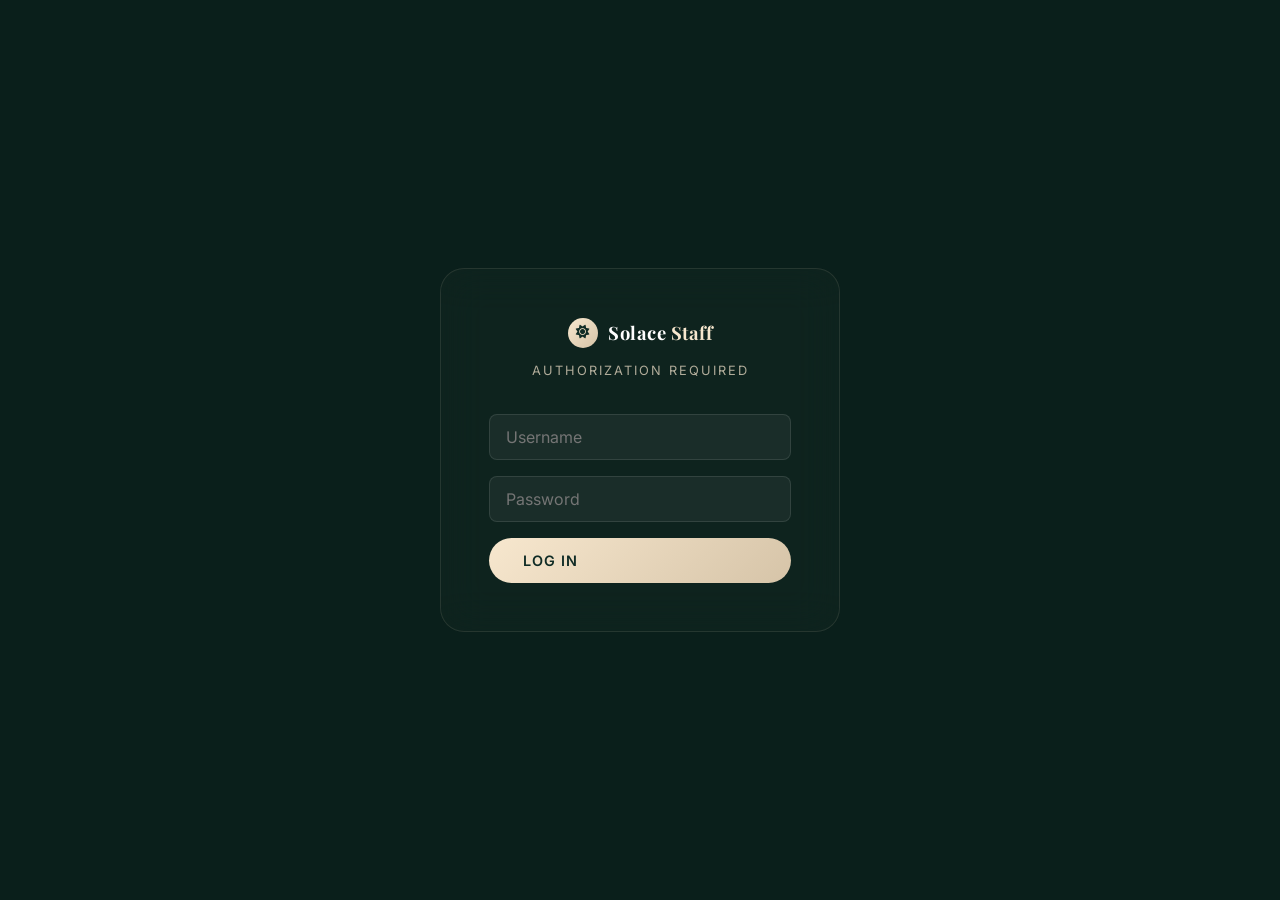
<file: admin.html>
<!DOCTYPE html>
<html lang="en">

<head>
    <meta charset="UTF-8">
    <meta name="viewport" content="width=device-width, initial-scale=1.0">
    <title>Management Dashboard — Solace at Sundown</title>
    <link rel="stylesheet" href="https://cdnjs.cloudflare.com/ajax/libs/font-awesome/6.5.1/css/all.min.css">
    <link rel="stylesheet" href="style.css">
    <style>
        :root { --sidebar-width: 260px; --dashboard-bg: #0a1f1b; }

        body { background: var(--dashboard-bg); color: #fff; overflow-x: hidden; }
        .admin-layout { display: flex; min-height: 100vh; }

        /* SIDEBAR */
        .sidebar { width: var(--sidebar-width); background: rgba(16,44,38,0.95); border-right: 1px solid rgba(247,231,206,0.1); display: flex; flex-direction: column; position: fixed; height: 100vh; z-index: 100; }
        .sidebar-header { padding: 32px 24px; border-bottom: 1px solid rgba(247,231,206,0.05); }
        .sidebar-nav { flex: 1; padding: 24px 12px; }
        .nav-item { display: flex; align-items: center; gap: 12px; padding: 14px 16px; color: var(--color-cream-muted); text-decoration: none; border-radius: 8px; margin-bottom: 4px; transition: all 0.3s ease; cursor: pointer; font-size: 0.9rem; position: relative; }
        .nav-item:hover, .nav-item.active { background: rgba(247,231,206,0.05); color: var(--color-gold); }
        .nav-item i { width: 20px; text-align: center; }
        .sidebar-footer { padding: 24px; border-top: 1px solid rgba(247,231,206,0.05); }
        .nav-badge { position: absolute; right: 12px; top: 50%; transform: translateY(-50%); background: #f87171; color: white; font-size: 0.6rem; font-weight: 700; padding: 2px 6px; border-radius: 10px; display: none; }
        .nav-badge.visible { display: inline-block; }

        /* MAIN */
        .main-content { margin-left: var(--sidebar-width); flex: 1; padding: 40px; max-width: 1400px; }
        .page-header { display: flex; justify-content: space-between; align-items: center; margin-bottom: 40px; }
        .page-title h1 { font-family: var(--font-heading); font-size: 1.8rem; color: var(--color-gold); }

        /* STAT CARDS */
        .stats-grid { display: grid; grid-template-columns: repeat(4,1fr); gap: 20px; margin-bottom: 40px; }
        .stat-card { background: rgba(247,231,206,0.03); border: 1px solid rgba(247,231,206,0.05); padding: 24px; border-radius: 12px; position: relative; overflow: hidden; }
        .stat-card .label { color: var(--color-cream-muted); font-size: 0.75rem; text-transform: uppercase; letter-spacing: 1px; margin-bottom: 12px; }
        .stat-card .value { font-size: 1.5rem; font-weight: 700; color: var(--color-gold); }
        .stat-card .stat-icon { position: absolute; right: 16px; top: 50%; transform: translateY(-50%); font-size: 2.5rem; opacity: 0.05; color: var(--color-gold); }

        /* TABS */
        .tab-content { display: none; animation: fadeIn 0.4s ease-out; }
        .tab-content.active { display: block; }
        @keyframes fadeIn { from { opacity:0; transform:translateY(10px); } to { opacity:1; transform:translateY(0); } }

        /* TABLE */
        .data-table { width: 100%; border-collapse: collapse; background: rgba(247,231,206,0.02); border-radius: 12px; overflow: hidden; }
        .data-table th { text-align: left; padding: 16px; background: rgba(247,231,206,0.05); color: var(--color-gold); font-size: 0.8rem; text-transform: uppercase; }
        .data-table td { padding: 14px 16px; border-bottom: 1px solid rgba(247,231,206,0.05); font-size: 0.88rem; }
        .data-table tr:last-child td { border-bottom: none; }

        /* STATUS */
        .status-pill { padding: 4px 10px; border-radius: 20px; font-size: 0.68rem; font-weight: 600; }
        .status-new { background: rgba(247,183,51,0.15); color: #f7b733; }
        .status-contacted { background: rgba(96,165,250,0.15); color: #60a5fa; }
        .status-confirmed { background: rgba(74,222,128,0.15); color: #4ade80; }
        .status-declined { background: rgba(248,113,113,0.15); color: #f87171; }
        .status-select { background: transparent; border: none; color: inherit; font-size: 0.68rem; font-weight: 600; cursor: pointer; padding: 4px 10px; border-radius: 20px; appearance: none; outline: none; }

        /* FORM SECTION */
        .form-section { background: rgba(247,231,206,0.02); padding: 32px; border-radius: 16px; border: 1px solid rgba(247,231,206,0.05); margin-bottom: 24px; }

        /* MODAL */
        .modal-overlay { position: fixed; inset: 0; background: rgba(0,0,0,0.75); backdrop-filter: blur(8px); z-index: 1000; display: none; align-items: center; justify-content: center; padding: 24px; }
        .modal-overlay.active { display: flex; }
        .modal-box { background: #0d241f; border: 1px solid rgba(247,231,206,0.15); border-radius: 20px; padding: 36px; width: 100%; max-width: 520px; position: relative; max-height: 90vh; overflow-y: auto; }
        .modal-close { position: absolute; top: 16px; right: 16px; background: rgba(247,231,206,0.05); border: none; color: var(--color-gold); width: 32px; height: 32px; border-radius: 50%; cursor: pointer; display: flex; align-items: center; justify-content: center; }
        .modal-close:hover { background: rgba(247,231,206,0.1); }
        .modal-field { margin-bottom: 16px; }
        .modal-field label { display: block; font-size: 0.7rem; text-transform: uppercase; letter-spacing: 1px; color: var(--color-gold); margin-bottom: 4px; }
        .modal-field p { color: var(--color-cream); font-size: 0.9rem; line-height: 1.6; }

        /* LOGIN */
        #loginOverlay { position: fixed; inset: 0; background: var(--dashboard-bg); z-index: 1000; display: flex; align-items: center; justify-content: center; }
        .login-card { width: 100%; max-width: 400px; padding: 48px; background: rgba(247,231,206,0.02); border: 1px solid rgba(247,231,206,0.1); border-radius: 24px; text-align: center; backdrop-filter: blur(20px); }
        .login-card input { width: 100%; background: rgba(255,255,255,0.05); border: 1px solid rgba(255,255,255,0.1); color: white; padding: 12px 16px; border-radius: 8px; margin-bottom: 16px; }
        .login-card button { width: 100%; }

        /* MOBILE */
        .sidebar-toggle { display: none; position: fixed; top: 16px; left: 16px; z-index: 200; background: rgba(16,44,38,0.95); border: 1px solid rgba(247,231,206,0.2); color: var(--color-gold); width: 42px; height: 42px; border-radius: 10px; cursor: pointer; align-items: center; justify-content: center; font-size: 1.1rem; transition: all 0.3s ease; }
        .sidebar-backdrop { display: none; position: fixed; inset: 0; background: rgba(0,0,0,0.6); z-index: 99; backdrop-filter: blur(2px); }
        .sidebar-backdrop.active { display: block; }

        @media (max-width: 768px) {
            .sidebar-toggle { display: flex; }
            .sidebar { transform: translateX(-100%); transition: transform 0.35s cubic-bezier(0.165,0.84,0.44,1); z-index: 150; }
            .sidebar.mobile-open { transform: translateX(0); }
            .main-content { margin-left: 0 !important; padding: 70px 16px 40px; min-height: 100vh; }
            .stats-grid { grid-template-columns: 1fr 1fr !important; gap: 12px; }
            .dash-grid { grid-template-columns: 1fr !important; }
            .page-header { flex-direction: column; align-items: flex-start; gap: 8px; margin-bottom: 20px; }
            .page-title h1 { font-size: 1.3rem; }
            .data-table thead { display: none; }
            .data-table, .data-table tbody, .data-table tr, .data-table td { display: block; width: 100%; }
            .data-table tr { background: rgba(247,231,206,0.04); border: 1px solid rgba(247,231,206,0.08); border-radius: 10px; margin-bottom: 12px; padding: 4px 0; }
            .data-table td { padding: 8px 16px; border-bottom: 1px solid rgba(247,231,206,0.05); font-size: 0.85rem; display: flex; justify-content: space-between; align-items: center; }
            .data-table td:last-child { border-bottom: none; }
            .data-table td::before { content: attr(data-label); font-size: 0.7rem; font-weight: 600; text-transform: uppercase; letter-spacing: 1px; color: var(--color-gold); margin-right: 12px; white-space: nowrap; }
            .data-table tr.empty-row { background: transparent; border: none; }
            .data-table tr.empty-row td { border: none; display: flex; justify-content: center; }
            .data-table tr.empty-row td::before { display: none; }
            .avail-grid { grid-template-columns: repeat(3,1fr) !important; gap: 8px !important; }
            .avail-day-label { display: none; }
            .avail-cell { padding: 10px 4px !important; font-size: 0.75rem !important; }
        }
        @media (max-width: 480px) { .stats-grid { grid-template-columns: 1fr !important; } }
    </style>
</head>

<body>

    <!-- Login -->
    <div id="loginOverlay">
        <div class="login-card">
            <div style="margin-bottom:32px;">
                <div class="nav-logo" style="justify-content:center; margin-bottom:12px;">
                    <div class="nav-logo-icon"><i class="fas fa-sun"></i></div>
                    <div class="nav-logo-text" style="color:white;">Solace <span>Staff</span></div>
                </div>
                <p style="font-size:0.8rem; color:var(--color-cream-muted); letter-spacing:2px;">AUTHORIZATION REQUIRED</p>
            </div>
            <input type="text" id="username" placeholder="Username" onkeydown="if(event.key==='Enter')handleLogin()">
            <input type="password" id="password" placeholder="Password" onkeydown="if(event.key==='Enter')handleLogin()">
            <button class="btn btn-primary" onclick="handleLogin()">Log In</button>
            <p id="loginError" style="color:#ff9999; font-size:0.8rem; margin-top:16px; display:none;">Invalid credentials.</p>
        </div>
    </div>

    <!-- Booking Detail Modal -->
    <div class="modal-overlay" id="bookingModal">
        <div class="modal-box">
            <button class="modal-close" onclick="closeModal()"><i class="fas fa-times"></i></button>
            <h3 style="color:var(--color-gold); font-family:var(--font-heading); margin-bottom:24px; font-size:1.3rem;">Booking Details</h3>
            <div id="modalContent"></div>
        </div>
    </div>

    <!-- Dashboard -->
    <div class="admin-layout" id="mainLayout" style="display:none;">
        <button class="sidebar-toggle" id="sidebarToggle" onclick="toggleSidebar()">
            <i class="fas fa-bars" id="sidebarToggleIcon"></i>
        </button>
        <div class="sidebar-backdrop" id="sidebarBackdrop" onclick="closeSidebar()"></div>

        <aside class="sidebar" id="sidebar">
            <div class="sidebar-header">
                <a href="index.html" class="nav-logo">
                    <div class="nav-logo-icon"><i class="fas fa-sun"></i></div>
                    <div class="nav-logo-text">Solace <span>Staff</span></div>
                </a>
            </div>
            <nav class="sidebar-nav">
                <div class="nav-item active" onclick="showTab('overview',this)"><i class="fas fa-chart-line"></i> Overview</div>
                <div class="nav-item" onclick="showTab('bookings',this)"><i class="fas fa-calendar-check"></i> Live Bookings <span class="nav-badge" id="bookingBadge">0</span></div>
                <div class="nav-item" onclick="showTab('content',this)"><i class="fas fa-edit"></i> Content Studio</div>
                <div class="nav-item" onclick="showTab('availability',this)"><i class="fas fa-clock"></i> Availability</div>
                <div class="nav-item" onclick="window.location.href='index.html'"><i class="fas fa-eye"></i> View Website</div>
            </nav>
            <div class="sidebar-footer">
                <a class="nav-item" style="color:#ff9999;" onclick="logoutAdmin()"><i class="fas fa-sign-out-alt"></i> Log Out</a>
            </div>
        </aside>

        <main class="main-content">

            <!-- OVERVIEW -->
            <section id="overview" class="tab-content active">
                <div class="page-header">
                    <div class="page-title">
                        <h1>Executive Overview</h1>
                        <p style="color:var(--color-cream-muted);" id="overviewSubtitle">Resort performance</p>
                    </div>
                </div>
                <div class="stats-grid">
                    <div class="stat-card">
                        <div class="label">Total Inquiries</div>
                        <div class="value" id="stat_totalBookings">0</div>
                        <i class="fas fa-inbox stat-icon"></i>
                    </div>
                    <div class="stat-card">
                        <div class="label">Confirmed</div>
                        <div class="value" id="stat_confirmed">0</div>
                        <i class="fas fa-check-circle stat-icon"></i>
                    </div>
                    <div class="stat-card">
                        <div class="label">New / Unread</div>
                        <div class="value" id="stat_new">0</div>
                        <i class="fas fa-bell stat-icon"></i>
                    </div>
                    <div class="stat-card">
                        <div class="label">This Month</div>
                        <div class="value" id="stat_thisMonth">0</div>
                        <i class="fas fa-calendar stat-icon"></i>
                    </div>
                </div>
                <div class="dash-grid" style="display:grid; grid-template-columns:2fr 1fr; gap:32px;">
                    <div class="form-section">
                        <h3 style="margin-bottom:24px; color:var(--color-gold);">Recent Activity</h3>
                        <table class="data-table">
                            <thead><tr><th>Guest</th><th>Check-in</th><th>Package</th><th>Status</th></tr></thead>
                            <tbody id="overview_bookings"></tbody>
                        </table>
                    </div>
                    <div class="form-section">
                        <h3 style="margin-bottom:20px; color:var(--color-gold);">Quick Actions</h3>
                        <button class="btn btn-outline" style="width:100%; margin-bottom:12px; justify-content:center;" onclick="exportCSV()">
                            <i class="fas fa-download"></i> Export CSV
                        </button>
                        <button class="btn btn-outline" style="width:100%; margin-bottom:12px; justify-content:center;" onclick="showTab('bookings', document.querySelectorAll('.nav-item')[1])">
                            <i class="fas fa-list"></i> All Bookings
                        </button>
                        <button class="btn btn-outline" style="width:100%; margin-bottom:12px; justify-content:center; color:#f87171; border-color:#f87171;" onclick="clearAllBookings()">
                            <i class="fas fa-trash"></i> Clear All Bookings
                        </button>
                        <button class="btn btn-outline" style="width:100%; justify-content:center;" onclick="resetAllOverrides()">
                            <i class="fas fa-undo"></i> Reset Site Content
                        </button>
                    </div>
                </div>
            </section>

            <!-- BOOKINGS -->
            <section id="bookings" class="tab-content">
                <div class="page-header">
                    <div class="page-title">
                        <h1>Booking Tracker</h1>
                        <p style="color:var(--color-cream-muted);">Live inquiries from the contact form</p>
                    </div>
                    <button class="btn btn-outline" style="padding:8px 16px; font-size:0.75rem;" onclick="loadDashboardData()">
                        <i class="fas fa-sync-alt"></i> Refresh
                    </button>
                </div>
                <div class="form-section">
                    <table class="data-table">
                        <thead>
                            <tr>
                                <th>Date</th><th>Guest Name</th><th>Contact</th>
                                <th>Guests</th><th>Dates</th><th>Status</th><th>Actions</th>
                            </tr>
                        </thead>
                        <tbody id="bookings_table_body"></tbody>
                    </table>
                </div>
            </section>

            <!-- CONTENT -->
            <section id="content" class="tab-content">
                <div class="page-header">
                    <div class="page-title"><h1>Content Studio</h1><p style="color:var(--color-cream-muted);">Manage site titles and media</p></div>
                </div>
                <div class="dash-grid" style="display:grid; grid-template-columns:1fr 1fr; gap:24px;">
                    <div class="form-section">
                        <h3 style="color:var(--color-gold); margin-bottom:16px;">General Branding</h3>
                        <div class="form-group">
                            <label>Resort Name</label>
                            <input type="text" id="edit_resortName" placeholder="Solace at Sundown">
                        </div>
                        <div class="form-group">
                            <label>Official Phone</label>
                            <input type="text" id="edit_resortPhone" placeholder="+977 9742590718">
                        </div>
                        <button class="btn btn-primary" onclick="updateGlobalSettings()"><i class="fas fa-save"></i> Save Branding</button>
                    </div>
                    <div class="form-section">
                        <h3 style="color:var(--color-gold); margin-bottom:16px;">Media & Imagery</h3>
                        <div class="form-group">
                            <label>Hero Background Image URL</label>
                            <input type="text" id="edit_heroImg" placeholder="https://images.unsplash.com/...">
                        </div>
                        <button class="btn btn-outline" onclick="saveMediaOverrides()"><i class="fas fa-image"></i> Apply Changes</button>
                    </div>
                </div>
            </section>

            <!-- AVAILABILITY -->
            <section id="availability" class="tab-content">
                <div class="page-header">
                    <div class="page-title">
                        <h1>Availability Manager</h1>
                        <p style="color:var(--color-cream-muted);">Click dates to toggle — saved automatically</p>
                    </div>
                    <button class="btn btn-outline" style="padding:8px 16px; font-size:0.75rem;" onclick="clearAvailability()">
                        <i class="fas fa-undo"></i> Clear All
                    </button>
                </div>
                <div class="form-section">
                    <div style="display:flex; gap:24px; margin-bottom:20px; font-size:0.82rem; color:var(--color-cream-muted);">
                        <span><span style="display:inline-block; width:12px; height:12px; background:rgba(255,255,255,0.08); border-radius:3px; margin-right:6px; vertical-align:middle;"></span>Available</span>
                        <span><span style="display:inline-block; width:12px; height:12px; background:#f87171; border-radius:3px; margin-right:6px; vertical-align:middle;"></span>Fully Booked</span>
                    </div>
                    <div id="calendarGrid" class="avail-grid" style="display:grid; grid-template-columns:repeat(7,1fr); gap:10px; text-align:center;">
                        <div style="font-size:0.7rem; color:var(--color-gold);" class="avail-day-label">SUN</div>
                        <div style="font-size:0.7rem; color:var(--color-gold);" class="avail-day-label">MON</div>
                        <div style="font-size:0.7rem; color:var(--color-gold);" class="avail-day-label">TUE</div>
                        <div style="font-size:0.7rem; color:var(--color-gold);" class="avail-day-label">WED</div>
                        <div style="font-size:0.7rem; color:var(--color-gold);" class="avail-day-label">THU</div>
                        <div style="font-size:0.7rem; color:var(--color-gold);" class="avail-day-label">FRI</div>
                        <div style="font-size:0.7rem; color:var(--color-gold);" class="avail-day-label">SAT</div>
                    </div>
                </div>
            </section>

        </main>
    </div>

    <script src="script.js"></script>
    <script>
        // SESSION
        if (localStorage.getItem('isAdmin') === 'true') {
            document.getElementById('loginOverlay').style.display = 'none';
            document.getElementById('mainLayout').style.display = 'flex';
            loadDashboardData();
            buildCalendar();
            setInterval(loadDashboardData, 30000);
            window.addEventListener('storage', e => { if (e.key === 'bookings') loadDashboardData(); });
        }

        // AUTH
        function handleLogin() {
            const user = document.getElementById('username').value;
            const pass = document.getElementById('password').value;
            if (user === 'admin' && pass === 'solace2026') {
                localStorage.setItem('isAdmin', 'true');
                window.location.reload();
            } else {
                document.getElementById('loginError').style.display = 'block';
            }
        }

        function logoutAdmin() { localStorage.removeItem('isAdmin'); window.location.reload(); }

        // SIDEBAR
        function toggleSidebar() {
            const s = document.getElementById('sidebar'), b = document.getElementById('sidebarBackdrop'), i = document.getElementById('sidebarToggleIcon');
            const open = s.classList.toggle('mobile-open');
            b.classList.toggle('active', open);
            i.className = open ? 'fas fa-times' : 'fas fa-bars';
        }
        function closeSidebar() {
            document.getElementById('sidebar').classList.remove('mobile-open');
            document.getElementById('sidebarBackdrop').classList.remove('active');
            document.getElementById('sidebarToggleIcon').className = 'fas fa-bars';
        }
        function showTab(tabId, el) {
            document.querySelectorAll('.tab-content').forEach(t => t.classList.remove('active'));
            document.querySelectorAll('.nav-item').forEach(n => n.classList.remove('active'));
            document.getElementById(tabId).classList.add('active');
            if (el) el.classList.add('active');
            if (window.innerWidth <= 768) closeSidebar();
        }

        // LOAD DATA
        function loadDashboardData() {
            const bookings = JSON.parse(localStorage.getItem('bookings') || '[]');
            const tableBody = document.getElementById('bookings_table_body');
            const overviewBody = document.getElementById('overview_bookings');
            tableBody.innerHTML = '';
            overviewBody.innerHTML = '';

            // Dynamic subtitle
            const now = new Date();
            document.getElementById('overviewSubtitle').textContent =
                'Resort performance for ' + now.toLocaleString('en-US', { month: 'long', year: 'numeric' });

            // Stats
            const newCount = bookings.filter(b => !b.status || b.status === 'new').length;
            const confirmedCount = bookings.filter(b => b.status === 'confirmed').length;
            const thisMonthCount = bookings.filter(b => {
                const d = new Date(b.timestamp);
                return !isNaN(d) && d.getMonth() === now.getMonth() && d.getFullYear() === now.getFullYear();
            }).length;

            document.getElementById('stat_totalBookings').textContent = bookings.length;
            document.getElementById('stat_confirmed').textContent = confirmedCount;
            document.getElementById('stat_new').textContent = newCount;
            document.getElementById('stat_thisMonth').textContent = thisMonthCount;

            // Badge
            const badge = document.getElementById('bookingBadge');
            badge.textContent = newCount;
            badge.classList.toggle('visible', newCount > 0);

            // Empty state
            if (bookings.length === 0) {
                tableBody.innerHTML = `<tr class="empty-row"><td colspan="7" data-label="" style="text-align:center; padding:48px 20px; color:var(--color-cream-muted); justify-content:center; flex-direction:column;">
                    <i class="fas fa-calendar-times" style="font-size:2rem; color:var(--color-gold); opacity:0.4; margin-bottom:8px; display:block;"></i>No live inquiries yet.</td></tr>`;
                overviewBody.innerHTML = `<tr><td colspan="4" style="text-align:center; padding:30px; color:var(--color-cream-muted);">No recent activity.</td></tr>`;
            } else {
                const statusColors = { new:'status-new', contacted:'status-contacted', confirmed:'status-confirmed', declined:'status-declined' };
                [...bookings].reverse().forEach(b => {
                    const sc = statusColors[b.status] || 'status-new';
                    const sl = (b.status||'new').charAt(0).toUpperCase() + (b.status||'new').slice(1);
                    tableBody.innerHTML += `<tr>
                        <td data-label="Date">${b.timestamp||'Today'}</td>
                        <td data-label="Guest"><strong>${b.name||'—'}</strong></td>
                        <td data-label="Contact">${b.email||b.phone||'N/A'}</td>
                        <td data-label="Guests">${b.guests||'—'}</td>
                        <td data-label="Dates">${b.dates||'—'}</td>
                        <td data-label="Status">
                            <select class="status-pill ${sc}" onchange="updateStatus('${b.id}',this.value,this)">
                                <option value="new" ${(b.status||'new')==='new'?'selected':''}>New</option>
                                <option value="contacted" ${b.status==='contacted'?'selected':''}>Contacted</option>
                                <option value="confirmed" ${b.status==='confirmed'?'selected':''}>Confirmed</option>
                                <option value="declined" ${b.status==='declined'?'selected':''}>Declined</option>
                            </select>
                        </td>
                        <td data-label="Actions" style="gap:8px; flex-wrap:wrap;">
                            <button class="btn btn-outline" style="padding:4px 10px;font-size:0.6rem;" onclick="viewBooking('${b.id}')"><i class="fas fa-eye"></i> View</button>
                            <button class="btn btn-outline" style="padding:4px 10px;font-size:0.6rem;color:#f87171;border-color:#f87171;" onclick="archiveBooking('${b.id}')"><i class="fas fa-archive"></i> Archive</button>
                        </td>
                    </tr>`;
                    if (overviewBody.children.length < 5) {
                        overviewBody.innerHTML += `<tr><td>${b.name||'—'}</td><td>${b.dates||'—'}</td><td>${b.package||'—'}</td><td><span class="status-pill ${sc}">${sl}</span></td></tr>`;
                    }
                });
            }

            // Content fields
            document.getElementById('edit_resortName').value = localStorage.getItem('resortName') || '';
            document.getElementById('edit_resortPhone').value = localStorage.getItem('resortPhone') || '';
            document.getElementById('edit_heroImg').value = localStorage.getItem('hero_bg') || '';
        }

        // BOOKING ACTIONS
        function updateStatus(id, val, el) {
            let bookings = JSON.parse(localStorage.getItem('bookings') || '[]');
            bookings = bookings.map(b => b.id === id ? {...b, status: val} : b);
            localStorage.setItem('bookings', JSON.stringify(bookings));
            const colors = { new:'status-new', contacted:'status-contacted', confirmed:'status-confirmed', declined:'status-declined' };
            el.className = 'status-pill ' + (colors[val]||'status-new');
            loadDashboardData();

            if (val !== 'confirmed' && val !== 'declined') return;

            const b = bookings.find(x => x.id === id);
            if (!b) return;

            const phone = (b.phone || '').replace(/[\s\-\(\)\+]/g, '');
            if (!phone) {
                showToast('⚠️ No phone number on file — WhatsApp not sent.');
                // If email exists, offer to open mail client instead
                if (b.email && (val === 'confirmed' || val === 'declined')) {
                    const subject = val === 'confirmed'
                        ? 'Your Booking at Solace at Sundown is Confirmed!'
                        : 'Update on Your Booking Request — Solace at Sundown';
                    const body = val === 'confirmed'
                        ? `Dear ${b.name},\n\nWe are delighted to confirm your reservation.\n\nDates: ${b.dates}\nGuests: ${b.guests}\nPackage: ${b.package || 'Standard Stay'}\n\nCheck-in: 2:00 PM | Check-out: 12:00 PM\nLocation: Mulkharka, Shivapuri National Park, Kathmandu\n\nWe look forward to welcoming you!\n\nWarm regards,\nSolace at Sundown Team\n+977 9742590718`
                        : `Dear ${b.name},\n\nThank you for your interest in Solace at Sundown.\n\nUnfortunately we are unable to accommodate your request for ${b.dates}. We sincerely apologize for the inconvenience and hope to host you another time.\n\nWarm regards,\nSolace at Sundown Team\n+977 9742590718`;
                    window.open(`mailto:${b.email}?subject=${encodeURIComponent(subject)}&body=${encodeURIComponent(body)}`, '_blank');
                }
                return;
            }

            let msg = '';
            if (val === 'confirmed') {
                msg =
`🌿 *Solace at Sundown* — Booking Confirmed! ✅

Dear *${b.name || 'Valued Guest'}*,

We're delighted to confirm your reservation with us. Here are your details:

━━━━━━━━━━━━━━━━━━━
📅 *Dates:* ${b.dates || '—'}
👥 *Guests:* ${b.guests || '—'}
🏕️ *Package:* ${b.package || 'Standard Stay'}
━━━━━━━━━━━━━━━━━━━

📍 *Location:* Mulkharka, Shivapuri National Park, Kathmandu
⏰ *Check-in:* 2:00 PM  |  *Check-out:* 12:00 PM

We look forward to welcoming you to the forest. Please feel free to reach us anytime for special requests or directions. 🌄

_Warm regards,_
*The Solace at Sundown Team*
📞 +977 9742590718`;

            } else if (val === 'declined') {
                msg =
`🌿 *Solace at Sundown* — Booking Update

Dear *${b.name || 'Valued Guest'}*,

Thank you so much for choosing Solace at Sundown. 🙏

We regret to inform you that we are unable to accommodate your request for the following dates:

━━━━━━━━━━━━━━━━━━━
📅 *Dates:* ${b.dates || '—'}
👥 *Guests:* ${b.guests || '—'}
━━━━━━━━━━━━━━━━━━━

We sincerely apologize for the inconvenience. Our availability may be limited during your selected period.

We would love to host you at another time — please don't hesitate to reach out and we'll do our very best to find a perfect arrangement for you. 💚

_Warm regards,_
*The Solace at Sundown Team*
📞 +977 9742590718`;
            }

            window.open('https://wa.me/' + phone + '?text=' + encodeURIComponent(msg), '_blank');
            showToast(val === 'confirmed' ? '✅ Confirmation sent via WhatsApp!' : '📩 Decline message sent via WhatsApp!');
        }

        function viewBooking(id) {
            const b = JSON.parse(localStorage.getItem('bookings')||'[]').find(x => x.id === id);
            if (!b) return;
            document.getElementById('modalContent').innerHTML = `
                <div class="modal-field"><label>Guest Name</label><p>${b.name||'—'}</p></div>
                <div class="modal-field"><label>Email</label><p>${b.email||'—'}</p></div>
                <div class="modal-field"><label>Phone</label><p>${b.phone||'—'}</p></div>
                <div class="modal-field"><label>Stay Dates</label><p>${b.dates||'—'}</p></div>
                <div class="modal-field"><label>Number of Guests</label><p>${b.guests||'—'}</p></div>
                <div class="modal-field"><label>Package</label><p>${b.package||'—'}</p></div>
                <div class="modal-field"><label>Submitted On</label><p>${b.timestamp||'—'}</p></div>
                <div class="modal-field"><label>Message / Special Requests</label>
                    <p style="background:rgba(247,231,206,0.04);padding:12px;border-radius:8px;border:1px solid rgba(247,231,206,0.08);white-space:pre-wrap;">${b.message||'No message provided.'}</p>
                </div>`;
            document.getElementById('bookingModal').classList.add('active');
        }

        function closeModal() { document.getElementById('bookingModal').classList.remove('active'); }

        function archiveBooking(id) {
            if (!confirm('Archive this booking? It will be removed from the tracker.')) return;
            let bookings = JSON.parse(localStorage.getItem('bookings')||'[]');
            bookings = bookings.filter(b => b.id !== id);
            localStorage.setItem('bookings', JSON.stringify(bookings));
            loadDashboardData();
        }

        function clearAllBookings() {
            if (!confirm('Delete ALL bookings? This cannot be undone.')) return;
            localStorage.removeItem('bookings');
            loadDashboardData();
        }

        // EXPORT CSV
        function exportCSV() {
            const bookings = JSON.parse(localStorage.getItem('bookings')||'[]');
            if (!bookings.length) { showToast('No bookings to export.'); return; }
            const headers = ['Date','Name','Email','Phone','Dates','Guests','Package','Status','Message'];
            const rows = bookings.map(b => [
                b.timestamp||'', b.name||'', b.email||'', b.phone||'',
                b.dates||'', b.guests||'', b.package||'', b.status||'',
                (b.message||'').replace(/,/g,';').replace(/\n/g,' ')
            ]);
            const csv = [headers,...rows].map(r => r.map(v => `"${v}"`).join(',')).join('\n');
            const a = document.createElement('a');
            a.href = URL.createObjectURL(new Blob([csv],{type:'text/csv'}));
            a.download = 'solace-bookings-' + new Date().toISOString().slice(0,10) + '.csv';
            a.click();
        }

        // CONTENT STUDIO
        window.updateGlobalSettings = () => {
            const name = document.getElementById('edit_resortName').value;
            const phone = document.getElementById('edit_resortPhone').value;
            if (name) localStorage.setItem('resortName', name);
            if (phone) localStorage.setItem('resortPhone', phone);
            showToast('Branding updated!');
        };
        window.saveMediaOverrides = () => {
            const img = document.getElementById('edit_heroImg').value.trim();
            if (img) { localStorage.setItem('hero_bg', img); showToast('Media changes applied!'); }
            else showToast('Please enter an image URL.');
        };
        window.resetAllOverrides = () => {
            if (!confirm('Reset all site content to original?')) return;
            ['resortName','resortPhone','hero_bg'].forEach(k => localStorage.removeItem(k));
            Object.keys(localStorage).filter(k => k.startsWith('content_')).forEach(k => localStorage.removeItem(k));
            showToast('Site content reset.');
        };

        // AVAILABILITY CALENDAR
        function buildCalendar() {
            const booked = JSON.parse(localStorage.getItem('blockedDates')||'[]');
            const grid = document.getElementById('calendarGrid');
            const now = new Date();
            const yr = now.getFullYear(), mo = now.getMonth();
            const monthName = now.toLocaleString('en-US',{month:'short'}).toUpperCase();
            const daysInMonth = new Date(yr, mo+1, 0).getDate();
            const firstDay = new Date(yr, mo, 1).getDay();

            while (grid.children.length > 7) grid.removeChild(grid.lastChild);

            for (let i = 0; i < firstDay; i++) {
                const blank = document.createElement('div'); grid.appendChild(blank);
            }
            for (let i = 1; i <= daysInMonth; i++) {
                const key = `${yr}-${mo+1}-${i}`;
                const isBooked = booked.includes(key);
                const cell = document.createElement('div');
                cell.className = 'avail-cell';
                cell.style.cssText = `padding:12px 4px; border-radius:8px; cursor:pointer; font-size:0.82rem; text-align:center; transition:background 0.2s; background:${isBooked?'#f87171':'rgba(255,255,255,0.05)'};`;
                cell.innerHTML = `<div style="font-size:0.58rem; opacity:0.55; margin-bottom:2px;">${monthName}</div>${i}`;
                cell.onclick = () => toggleDate(key, cell);
                grid.appendChild(cell);
            }
        }
        function toggleDate(key, cell) {
            let booked = JSON.parse(localStorage.getItem('blockedDates')||'[]');
            if (booked.includes(key)) {
                booked = booked.filter(d => d !== key);
                cell.style.background = 'rgba(255,255,255,0.05)';
            } else {
                booked.push(key);
                cell.style.background = '#f87171';
            }
            localStorage.setItem('blockedDates', JSON.stringify(booked));
        }
        function clearAvailability() {
            if (!confirm('Clear all blocked dates?')) return;
            localStorage.removeItem('blockedDates');
            buildCalendar();
            showToast('Availability cleared.');
        }

        // TOAST
        function showToast(msg) {
            let t = document.getElementById('adminToast');
            if (!t) {
                t = document.createElement('div'); t.id = 'adminToast';
                t.style.cssText = 'position:fixed;bottom:32px;left:50%;transform:translateX(-50%);background:#1a4a40;border:1px solid var(--color-gold);color:var(--color-gold);padding:12px 28px;border-radius:50px;font-size:0.85rem;z-index:9999;opacity:0;transition:opacity 0.3s;white-space:nowrap;';
                document.body.appendChild(t);
            }
            t.textContent = msg; t.style.opacity = '1';
            setTimeout(() => t.style.opacity = '0', 2500);
        }

        // Close modal on backdrop
        document.getElementById('bookingModal').addEventListener('click', e => { if (e.target.id === 'bookingModal') closeModal(); });
    </script>
</body>
</html>
</file>
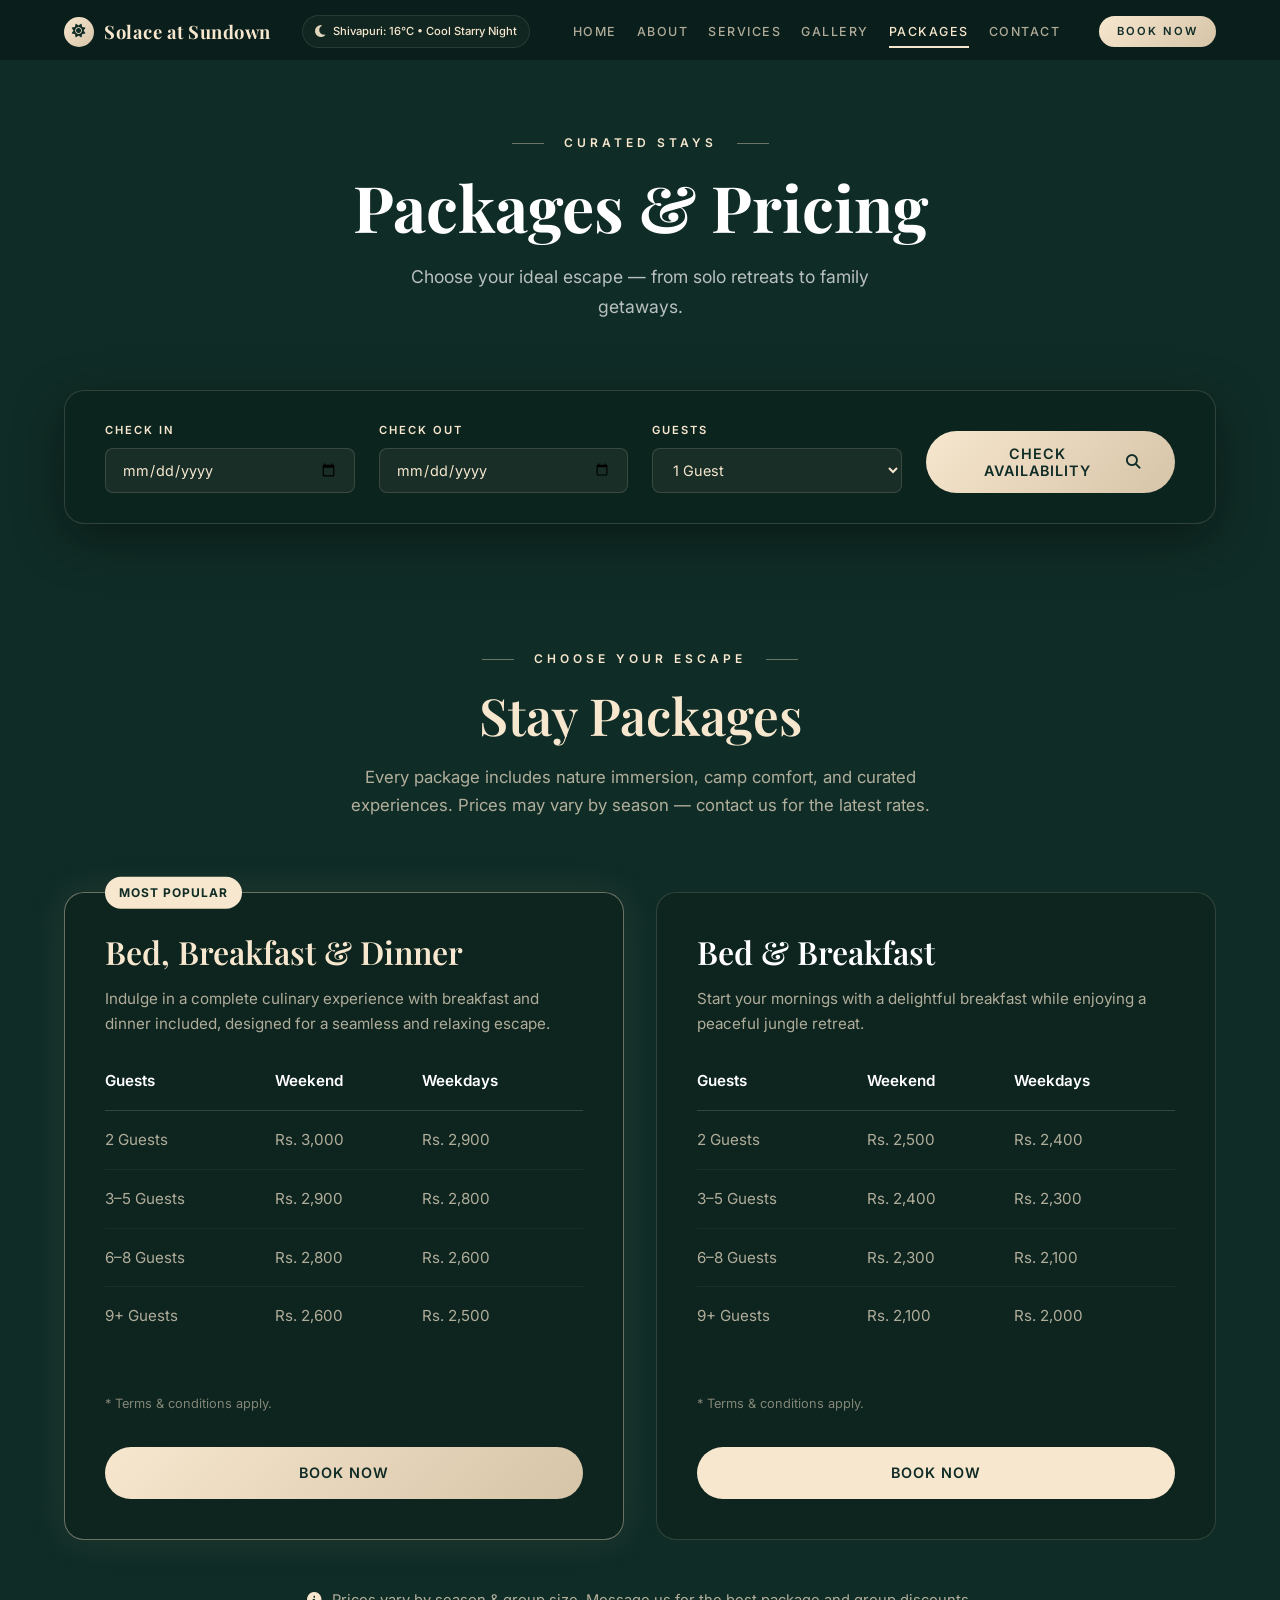
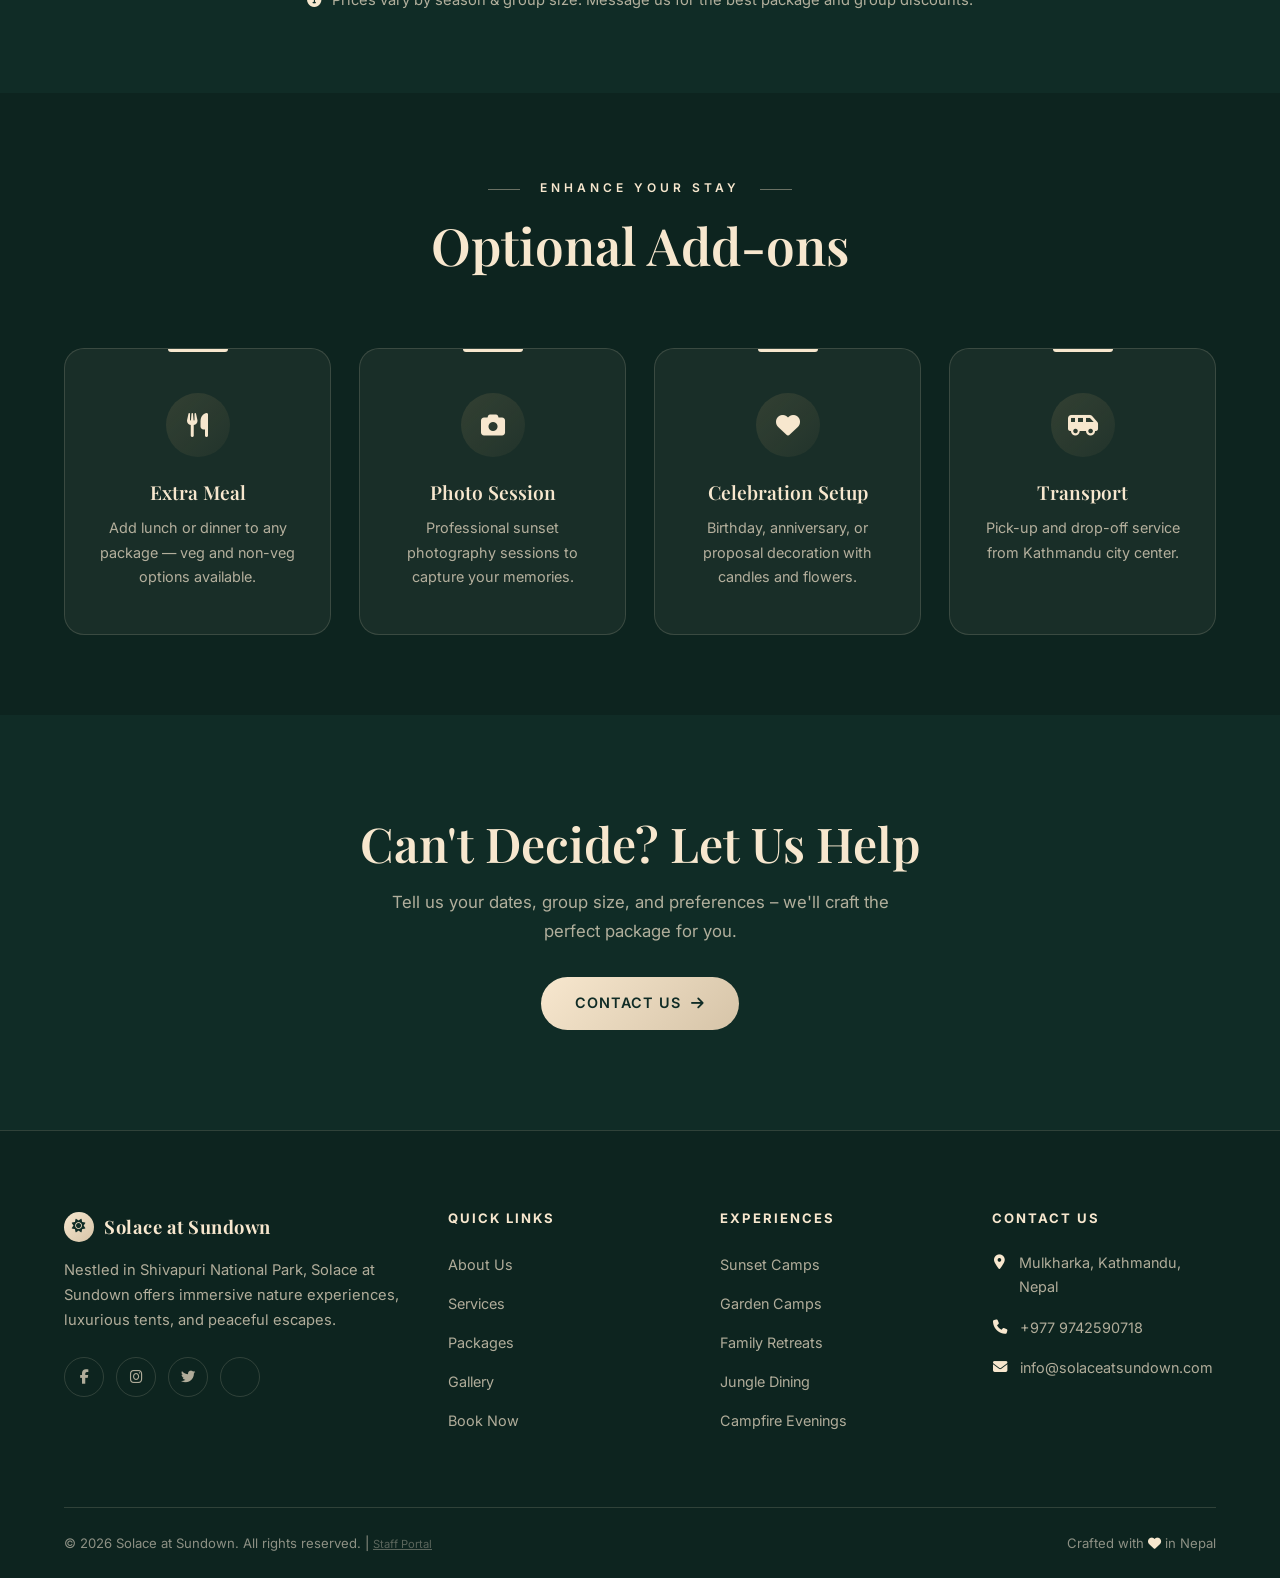
<file: packages.html>
<!DOCTYPE html>
<html lang="en">

<head>
    <meta charset="UTF-8">
    <meta name="viewport" content="width=device-width, initial-scale=1.0">
    <title>Packages — Solace at Sundown</title>
    <meta name="description"
        content="Choose the perfect package for your luxury nature escape — from solo retreats to family getaways, curated by Solace at Sundown.">
    <link rel="stylesheet" href="https://cdnjs.cloudflare.com/ajax/libs/font-awesome/6.5.1/css/all.min.css">
    <link rel="stylesheet" href="https://unpkg.com/aos@next/dist/aos.css">
    <link rel="stylesheet" href="https://cdn.jsdelivr.net/npm/swiper@11/swiper-bundle.min.css">
    <link rel="stylesheet" href="style.css">
</head>

<body>

    <!-- Skeleton Hero Placeholder -->
    <div class="skeleton skeleton-hero" id="heroSkeleton"></div>

    <!-- Navigation -->
    <nav class="navbar" id="navbar">
        <div class="nav-container">
            <a href="index.html" class="nav-logo">
                <div class="nav-logo-icon"><i class="fas fa-sun"></i></div>
                <div class="nav-logo-text">Solace <span>at Sundown</span></div>
            </a>
            <div class="weather-widget" id="weatherWidget">
                <i class="fas fa-cloud-sun weather-icon"></i>
                <span id="weatherInfo">Shivapuri: --°C</span>
            </div>
            <div class="nav-links" id="navLinks">
                <a href="index.html" class="nav-link">Home</a>
                <a href="about.html" class="nav-link">About</a>
                <a href="services.html" class="nav-link">Services</a>
                <a href="gallery.html" class="nav-link">Gallery</a>
                <a href="packages.html" class="nav-link active">Packages</a>
                <a href="contact.html" class="nav-link">Contact</a>
            </div>
            <a href="contact.html" class="btn btn-primary nav-cta">Book Now</a>
            <button class="menu-toggle" id="menuToggle" aria-label="Toggle menu">
                <span></span><span></span><span></span>
            </button>
        </div>
    </nav>
    <div class="mobile-nav" id="mobileNav">
        <a href="index.html" class="nav-link">Home</a>
        <a href="about.html" class="nav-link">About</a>
        <a href="services.html" class="nav-link">Services</a>
        <a href="gallery.html" class="nav-link">Gallery</a>
        <a href="packages.html" class="nav-link active">Packages</a>
        <a href="contact.html" class="nav-link">Contact</a>
        <a href="contact.html" class="btn btn-primary">Book Now</a>
    </div>

    <!-- Page Hero -->
    <section class="page-hero">
        <div class="page-hero-bg"
            style="background-image: url('https://images.unsplash.com/photo-1551882547-ff40c63fe5fa?w=1920&q=85')">
        </div>
        <div class="hero-overlay"></div>
        <div class="page-hero-content" data-aos="fade-up">
            <div class="section-label">Curated Stays</div>
            <h1 class="page-hero-title">Packages & Pricing</h1>
            <p class="page-hero-subtitle">Choose your ideal escape — from solo retreats to family getaways.</p>
        </div>
    </section>

    <!-- Availability Checker -->
    <div class="booking-bar-wrapper">
        <div class="container" data-aos="fade-up">
            <div class="booking-bar">
                <div class="booking-field">
                    <label>Check In</label>
                    <input type="date" id="checkIn">
                </div>
                <div class="booking-field">
                    <label>Check Out</label>
                    <input type="date" id="checkOut">
                </div>
                <div class="booking-field">
                    <label>Guests</label>
                    <select id="guests">
                        <option value="1">1 Guest</option>
                        <option value="2">2 Guests</option>
                        <option value="3">3 Guests</option>
                        <option value="4+">4+ Guests</option>
                    </select>
                </div>
                <button class="btn btn-primary" onclick="checkAvailability()">
                    Check Availability <i class="fas fa-search"></i>
                </button>
            </div>
        </div>
    </div>

    <!-- Packages -->
    <section class="section">
        <div class="container">
            <div class="section-header" data-aos="fade-up">
                <div class="section-label">Choose Your Escape</div>
                <h2 class="section-title">Stay Packages</h2>
                <p class="section-subtitle">Every package includes nature immersion, camp comfort, and curated
                    experiences. Prices may vary by season — contact us for the latest rates.</p>
            </div>

            <div class="packages-table-grid">
                <!-- Skeleton Pricing Cards -->
                <div class="package-table-card skeleton-card">
                    <div class="skeleton skeleton-title"></div>
                    <div class="skeleton skeleton-text"></div>
                    <div class="skeleton skeleton-text"></div>
                    <div class="skeleton skeleton-img" style="height: 150px; margin-top: 20px;"></div>
                </div>
                <div class="package-table-card skeleton-card">
                    <div class="skeleton skeleton-title"></div>
                    <div class="skeleton skeleton-text"></div>
                    <div class="skeleton skeleton-text"></div>
                    <div class="skeleton skeleton-img" style="height: 150px; margin-top: 20px;"></div>
                </div>

                <!-- Actual Packages (Hidden until loaded) -->
                <!-- Bed, Breakfast & Dinner -->
                <div class="package-table-card featured" data-aos="fade-up" data-aos-delay="0">
                    <div class="package-table-badge">MOST POPULAR</div>
                    <h3 class="package-table-name">Bed, Breakfast & Dinner</h3>
                    <p class="package-table-desc">Indulge in a complete culinary experience with breakfast and dinner
                        included, designed for a seamless and relaxing escape.</p>

                    <table class="package-table">
                        <thead>
                            <tr>
                                <th>Guests</th>
                                <th>Weekend</th>
                                <th>Weekdays</th>
                            </tr>
                        </thead>
                        <tbody>
                            <tr>
                                <td>2 Guests</td>
                                <td>Rs. 3,000</td>
                                <td>Rs. 2,900</td>
                            </tr>
                            <tr>
                                <td>3–5 Guests</td>
                                <td>Rs. 2,900</td>
                                <td>Rs. 2,800</td>
                            </tr>
                            <tr>
                                <td>6–8 Guests</td>
                                <td>Rs. 2,800</td>
                                <td>Rs. 2,600</td>
                            </tr>
                            <tr>
                                <td>9+ Guests</td>
                                <td>Rs. 2,600</td>
                                <td>Rs. 2,500</td>
                            </tr>
                        </tbody>
                    </table>
                    <p class="package-table-note">* Terms & conditions apply.</p>
                    <a href="contact.html" class="btn btn-primary" style="width: 100%; justify-content: center;">Book
                        Now</a>
                </div>

                <!-- Bed & Breakfast -->
                <div class="package-table-card" data-aos="fade-up" data-aos-delay="100">
                    <h3 class="package-table-name" style="color: var(--color-white)">Bed & Breakfast</h3>
                    <p class="package-table-desc">Start your mornings with a delightful breakfast while enjoying a
                        peaceful jungle retreat.</p>

                    <table class="package-table">
                        <thead>
                            <tr>
                                <th>Guests</th>
                                <th>Weekend</th>
                                <th>Weekdays</th>
                            </tr>
                        </thead>
                        <tbody>
                            <tr>
                                <td>2 Guests</td>
                                <td>Rs. 2,500</td>
                                <td>Rs. 2,400</td>
                            </tr>
                            <tr>
                                <td>3–5 Guests</td>
                                <td>Rs. 2,400</td>
                                <td>Rs. 2,300</td>
                            </tr>
                            <tr>
                                <td>6–8 Guests</td>
                                <td>Rs. 2,300</td>
                                <td>Rs. 2,100</td>
                            </tr>
                            <tr>
                                <td>9+ Guests</td>
                                <td>Rs. 2,100</td>
                                <td>Rs. 2,000</td>
                            </tr>
                        </tbody>
                    </table>
                    <p class="package-table-note">* Terms & conditions apply.</p>
                    <a href="contact.html" class="btn"
                        style="width: 100%; justify-content: center; background: var(--color-cream); color: var(--color-bg); font-weight: 600; border-radius: 50px;">Book
                        Now</a>
                </div>
            </div>

            <p style="text-align: center; color: var(--color-cream-muted); margin-top: 48px; font-size: 0.92rem;"
                data-aos="fade-up">
                <i class="fas fa-info-circle" style="color: var(--color-gold); margin-right: 6px;"></i>
                Prices vary by season & group size. Message us for the best package and group discounts.
            </p>
        </div>
    </section>

    <!-- Add-ons -->
    <section class="section" style="background: var(--color-bg-secondary);">
        <div class="container">
            <div class="section-header" data-aos="fade-up">
                <div class="section-label">Enhance Your Stay</div>
                <h2 class="section-title">Optional Add-ons</h2>
            </div>
            <div class="why-grid">
                <div class="why-card" data-aos="fade-up" data-aos-delay="0">
                    <div class="why-card-icon"><i class="fas fa-utensils"></i></div>
                    <h3>Extra Meal</h3>
                    <p>Add lunch or dinner to any package — veg and non-veg options available.</p>
                </div>
                <div class="why-card" data-aos="fade-up" data-aos-delay="100">
                    <div class="why-card-icon"><i class="fas fa-camera"></i></div>
                    <h3>Photo Session</h3>
                    <p>Professional sunset photography sessions to capture your memories.</p>
                </div>
                <div class="why-card" data-aos="fade-up" data-aos-delay="200">
                    <div class="why-card-icon"><i class="fas fa-heart"></i></div>
                    <h3>Celebration Setup</h3>
                    <p>Birthday, anniversary, or proposal decoration with candles and flowers.</p>
                </div>
                <div class="why-card" data-aos="fade-up" data-aos-delay="300">
                    <div class="why-card-icon"><i class="fas fa-shuttle-van"></i></div>
                    <h3>Transport</h3>
                    <p>Pick-up and drop-off service from Kathmandu city center.</p>
                </div>
            </div>
        </div>
    </section>

    <!-- CTA -->
    <section class="cta-banner">
        <div class="cta-banner-bg"
            style="background-image: url('https://images.unsplash.com/photo-1470252649378-9c29740c9fa8?w=1920&q=80')">
        </div>
        <div class="hero-overlay"></div>
        <div class="cta-banner-content" data-aos="zoom-in">
            <h2 class="section-title">Can't Decide? Let Us Help</h2>
            <p>Tell us your dates, group size, and preferences – we'll craft the perfect package for you.</p>
            <a href="contact.html" class="btn btn-primary">Contact Us <i class="fas fa-arrow-right"></i></a>
        </div>
    </section>

    <!-- Footer -->
    <footer class="footer" id="footer">
        <div class="container">
            <div class="footer-grid">
                <div class="footer-brand">
                    <a href="index.html" class="nav-logo">
                        <div class="nav-logo-icon"><i class="fas fa-sun"></i></div>
                        <div class="nav-logo-text">Solace <span>at Sundown</span></div>
                    </a>
                    <p>Nestled in Shivapuri National Park, Solace at Sundown offers immersive nature experiences,
                        luxurious tents, and peaceful escapes.</p>
                    <div class="footer-socials">
                        <a href="#" class="footer-social-link" aria-label="Facebook"><i
                                class="fab fa-facebook-f"></i></a>
                        <a href="#" class="footer-social-link" aria-label="Instagram"><i
                                class="fab fa-instagram"></i></a>
                        <a href="#" class="footer-social-link" aria-label="Twitter"><i class="fab fa-twitter"></i></a>
                        <a href="#" class="footer-social-link" aria-label="TripAdvisor"><i
                                class="fab fa-tripadvisor"></i></a>
                    </div>
                </div>
                <div>
                    <h4 class="footer-heading">Quick Links</h4>
                    <ul class="footer-links">
                        <li><a href="about.html">About Us</a></li>
                        <li><a href="services.html">Services</a></li>
                        <li><a href="packages.html">Packages</a></li>
                        <li><a href="gallery.html">Gallery</a></li>
                        <li><a href="contact.html">Book Now</a></li>
                    </ul>
                </div>
                <div>
                    <h4 class="footer-heading">Experiences</h4>
                    <ul class="footer-links">
                        <li><a href="services.html#sunset">Sunset Camps</a></li>
                        <li><a href="services.html#garden">Garden Camps</a></li>
                        <li><a href="services.html#family">Family Retreats</a></li>
                        <li><a href="services.html#dining">Jungle Dining</a></li>
                        <li><a href="services.html#bbq">Campfire Evenings</a></li>
                    </ul>
                </div>
                <div>
                    <h4 class="footer-heading">Contact Us</h4>
                    <div class="footer-contact-item"><i class="fas fa-map-marker-alt"></i><span>Mulkharka, Kathmandu,
                            Nepal</span></div>
                    <div class="footer-contact-item"><i class="fas fa-phone"></i><span>+977 9742590718</span></div>
                    <div class="footer-contact-item"><i
                            class="fas fa-envelope"></i><span>info@solaceatsundown.com</span></div>
                </div>
            </div>
            <div class="footer-bottom">
                <p>&copy; 2026 Solace at Sundown. All rights reserved. | <a href="admin.html"
                        style="font-size: 0.7rem; opacity: 0.6; text-decoration: underline;">Staff Portal</a></p>
                <p>Crafted with <i class="fas fa-heart" style="color: var(--color-gold);"></i> in Nepal</p>
            </div>
        </div>
    </footer>

    <button class="scroll-top" id="scrollTop" aria-label="Scroll to top"><i class="fas fa-chevron-up"></i></button>

    <!-- WhatsApp Concierge -->
    <a href="https://wa.me/9779742590718?text=Hello%20Solace%20at%20Sundown!%20%F0%9F%8C%BF%20I%20would%20like%20to%20inquire%20about%20a%20stay.%0A%0AName:%20%0ADates:%20%0AGuests:%20%0AMessage:%20"
        class="whatsapp-float" target="_blank" aria-label="Contact Concierge">
        <i class="fab fa-whatsapp"></i>
    </a>

    <script src="https://unpkg.com/aos@next/dist/aos.js"></script>
    <script src="https://cdn.jsdelivr.net/npm/swiper@11/swiper-bundle.min.js"></script>
    <script src="script.js"></script>
    <nav class="mobile-app-nav">
        <a href="index.html" class="app-nav-item"><i class="fas fa-home"></i><span>Home</span></a>
        <a href="services.html" class="app-nav-item"><i class="fas fa-leaf"></i><span>Stays</span></a>
        <a href="gallery.html" class="app-nav-item"><i class="fas fa-image"></i><span>Gallery</span></a>
        <a href="packages.html" class="app-nav-item"><i class="fas fa-tag"></i><span>Deals</span></a>
        <a href="contact.html" class="app-nav-item"><i class="fas fa-calendar-check"></i><span>Book</span></a>
    </nav>
</body>

</html>
</file>
<file: style.css>
/* =========================================================
   SOLACE AT SUNDOWN — Luxury Resort Website
   Design System & Styles
   ========================================================= */

/* --- Google Fonts --- */
@import url('https://fonts.googleapis.com/css2?family=Playfair+Display:ital,wght@0,400;0,500;0,600;0,700;0,800;1,400;1,500&family=Inter:wght@300;400;500;600;700&display=swap');

/* --- CSS Custom Properties --- */
:root {
    /* Colors */
    --color-bg: #102C26;
    --color-bg-secondary: #0d241f;
    --color-bg-card: rgba(247, 231, 206, 0.05);
    --color-gold: #F7E7CE;
    --color-gold-light: #ffffff;
    --color-gold-dark: #d6c4a8;
    --color-cream: #F7E7CE;
    --color-cream-muted: rgba(247, 231, 206, 0.7);
    --color-white: #ffffff;
    --color-text: #e3d9c8;
    --color-text-muted: rgba(227, 217, 200, 0.6);
    --color-border: rgba(247, 231, 206, 0.15);
    --color-glass: rgba(247, 231, 206, 0.03);
    --color-glass-hover: rgba(247, 231, 206, 0.08);
    --color-overlay: rgba(16, 44, 38, 0.55);
    --color-overlay-dark: rgba(16, 44, 38, 0.85);
    --color-success: #4ade80;
    --color-error: #f87171;

    /* Typography */
    --font-heading: 'Playfair Display', Georgia, serif;
    --font-body: 'Inter', -apple-system, sans-serif;

    /* Spacing */
    --section-padding: 80px 0;
    --container-width: 1200px;
    --container-padding: 0 24px;

    /* Transitions */
    --transition-fast: 0.2s cubic-bezier(0.4, 0, 0.2, 1);
    --transition-base: 0.35s cubic-bezier(0.4, 0, 0.2, 1);
    --transition-slow: 0.6s cubic-bezier(0.4, 0, 0.2, 1);
    --transition-spring: 0.5s cubic-bezier(0.175, 0.885, 0.32, 1.275);

    /* Borders */
    --radius-sm: 8px;
    --radius-md: 14px;
    --radius-lg: 20px;
    --radius-xl: 28px;

    /* Shadows */
    --shadow-card: 0 8px 32px rgba(0, 0, 0, 0.3);
    --shadow-glow: 0 0 40px rgba(201, 169, 110, 0.12);
    --shadow-hover: 0 16px 48px rgba(0, 0, 0, 0.4);
}

/* --- Reset & Base --- */
*,
*::before,
*::after {
    margin: 0;
    padding: 0;
    box-sizing: border-box;
}

html {
    scroll-behavior: smooth;
    font-size: 16px;
    overflow-x: hidden;
}

body {
    font-family: var(--font-body);
    background: var(--color-bg);
    color: var(--color-text);
    line-height: 1.7;
    -webkit-font-smoothing: antialiased;
    -moz-osx-font-smoothing: grayscale;
    overflow-x: hidden;
}

a {
    text-decoration: none;
    color: inherit;
    transition: color var(--transition-fast);
}

img {
    max-width: 100%;
    display: block;
}

ul,
ol {
    list-style: none;
}

button {
    cursor: pointer;
    border: none;
    background: none;
    font-family: inherit;
    color: inherit;
}

input,
textarea,
select {
    font-family: inherit;
    font-size: inherit;
}

/* --- Container --- */
.container {
    max-width: var(--container-width);
    margin: 0 auto;
    padding: var(--container-padding);
}

/* --- Section --- */
.section {
    padding: var(--section-padding);
    position: relative;
}

.section-header {
    text-align: center;
    margin-bottom: 72px;
}

.section-label {
    display: inline-block;
    font-size: 0.75rem;
    font-weight: 600;
    letter-spacing: 4px;
    text-transform: uppercase;
    color: var(--color-gold);
    margin-bottom: 16px;
    position: relative;
    padding: 0 20px;
}

.section-label::before,
.section-label::after {
    content: '';
    position: absolute;
    top: 50%;
    width: 32px;
    height: 1px;
    background: var(--color-gold);
    opacity: 0.4;
}

.section-label::before {
    right: 100%;
}

.section-label::after {
    left: 100%;
}

.section-title {
    font-family: var(--font-heading);
    font-size: clamp(2rem, 4vw, 3.2rem);
    font-weight: 600;
    color: var(--color-cream);
    line-height: 1.2;
    margin-bottom: 16px;
}

.section-subtitle {
    font-size: 1.05rem;
    color: var(--color-cream-muted);
    max-width: 600px;
    margin: 0 auto;
    line-height: 1.7;
}

/* --- Typography --- */
h1,
h2,
h3,
h4,
h5,
h6 {
    font-family: var(--font-heading);
    color: var(--color-cream);
    line-height: 1.2;
}

/* --- Buttons --- */
.btn {
    display: inline-flex;
    align-items: center;
    gap: 10px;
    padding: 14px 34px;
    font-size: 0.9rem;
    font-weight: 600;
    letter-spacing: 1px;
    text-transform: uppercase;
    border-radius: 50px;
    transition: all var(--transition-base);
    position: relative;
    overflow: hidden;
}

.btn::before {
    content: '';
    position: absolute;
    inset: 0;
    border-radius: inherit;
    opacity: 0;
    transition: opacity var(--transition-base);
}

.btn-primary {
    background: linear-gradient(135deg, var(--color-gold), var(--color-gold-dark));
    color: var(--color-bg);
}

.btn-primary:hover {
    transform: translateY(-2px);
    box-shadow: 0 8px 24px rgba(201, 169, 110, 0.35);
}

.btn-primary::before {
    background: linear-gradient(135deg, var(--color-gold-light), var(--color-gold));
}

.btn-primary:hover::before {
    opacity: 1;
}

.btn-outline {
    border: 1.5px solid var(--color-gold);
    color: var(--color-gold);
    background: transparent;
}

.btn-outline:hover {
    background: var(--color-gold);
    color: var(--color-bg);
    transform: translateY(-2px);
    box-shadow: 0 8px 24px rgba(201, 169, 110, 0.25);
}

.btn-ghost {
    color: var(--color-cream);
    padding: 10px 0;
    letter-spacing: 2px;
    font-size: 0.8rem;
    border-bottom: 1px solid var(--color-gold);
    border-radius: 0;
}

.btn-ghost:hover {
    color: var(--color-gold);
    border-color: var(--color-gold-light);
}

/* =========================================================
   NAVIGATION
   ========================================================= */
.navbar {
    position: fixed;
    top: 0;
    left: 0;
    right: 0;
    z-index: 1000;
    padding: 12px 0;
    transition: all var(--transition-base);
}

.navbar.scrolled {
    background: rgba(16, 44, 38, 0.92);
    backdrop-filter: blur(20px);
    -webkit-backdrop-filter: blur(20px);
    padding: 8px 0;
    border-bottom: 1px solid var(--color-border);
}

.nav-container {
    max-width: var(--container-width);
    margin: 0 auto;
    padding: var(--container-padding);
    display: flex;
    align-items: center;
    justify-content: space-between;
}

.nav-logo {
    display: flex;
    align-items: center;
    gap: 10px;
    white-space: nowrap;
    flex-shrink: 0;
}

.nav-logo-icon {
    width: 30px;
    height: 30px;
    flex-shrink: 0;
    border-radius: 50%;
    background: linear-gradient(135deg, var(--color-gold), var(--color-gold-dark));
    display: flex;
    align-items: center;
    justify-content: center;
    font-size: 0.85rem;
    color: var(--color-bg);
}

.nav-logo-text {
    font-family: var(--font-heading);
    font-size: 1.15rem;
    font-weight: 700;
    color: var(--color-cream);
    letter-spacing: 0.5px;
}

.nav-logo-text span {
    color: var(--color-gold);
}

.nav-links {
    display: flex;
    align-items: center;
    gap: 20px;
}

.nav-link {
    font-size: 0.78rem;
    font-weight: 500;
    letter-spacing: 1.5px;
    text-transform: uppercase;
    color: var(--color-cream-muted);
    position: relative;
    padding: 4px 0;
    transition: color var(--transition-fast);
}

.nav-link::after {
    content: '';
    position: absolute;
    bottom: -2px;
    left: 0;
    width: 0;
    height: 2px;
    background: var(--color-gold);
    transition: width var(--transition-base);
}

.nav-link:hover,
.nav-link.active {
    color: var(--color-gold);
}

.nav-link:hover::after,
.nav-link.active::after {
    width: 100%;
}

.nav-cta {
    margin-left: 8px;
    padding: 6px 18px;
    font-size: 0.7rem;
    letter-spacing: 2px;
}

/* Mobile Menu Toggle */
.menu-toggle {
    display: none;
    flex-direction: column;
    gap: 6px;
    z-index: 1001;
    padding: 8px;
}

.menu-toggle span {
    display: block;
    width: 26px;
    height: 2px;
    background: var(--color-cream);
    transition: all var(--transition-base);
    transform-origin: center;
}

.menu-toggle.active span:nth-child(1) {
    transform: rotate(45deg) translate(6px, 6px);
}

.menu-toggle.active span:nth-child(2) {
    opacity: 0;
    transform: scaleX(0);
}

.menu-toggle.active span:nth-child(3) {
    transform: rotate(-45deg) translate(6px, -6px);
}

/* Mobile Nav */
.mobile-nav {
    position: fixed;
    inset: 0;
    background: rgba(16, 44, 38, 0.97);
    backdrop-filter: blur(30px);
    -webkit-backdrop-filter: blur(30px);
    display: flex;
    flex-direction: column;
    align-items: center;
    justify-content: center;
    gap: 32px;
    z-index: 999;
    opacity: 0;
    visibility: hidden;
    transition: all var(--transition-slow);
}

.mobile-nav.open {
    opacity: 1;
    visibility: visible;
}

.mobile-nav .nav-link {
    font-size: 1.3rem;
    letter-spacing: 3px;
    transform: translateY(20px);
    opacity: 0;
    transition: all var(--transition-base);
}

.mobile-nav.open .nav-link {
    transform: translateY(0);
    opacity: 1;
}

.mobile-nav.open .nav-link:nth-child(1) {
    transition-delay: 0.1s;
}

.mobile-nav.open .nav-link:nth-child(2) {
    transition-delay: 0.15s;
}

.mobile-nav.open .nav-link:nth-child(3) {
    transition-delay: 0.2s;
}

.mobile-nav.open .nav-link:nth-child(4) {
    transition-delay: 0.25s;
}

.mobile-nav.open .nav-link:nth-child(5) {
    transition-delay: 0.3s;
}

.mobile-nav.open .nav-link:nth-child(6) {
    transition-delay: 0.35s;
}

.mobile-nav.open .nav-link:nth-child(7) {
    transition-delay: 0.4s;
}

/* =========================================================
   HERO SECTION — Swiper Carousel
   ========================================================= */
.hero {
    position: relative;
    height: 100vh;
    min-height: 650px;
    display: flex;
    align-items: center;
    overflow: hidden;
}

.hero .swiper {
    position: absolute;
    inset: 0;
    width: 100%;
    height: 100%;
}

.hero .swiper-slide {
    position: relative;
    overflow: hidden;
}

.hero-slide-bg {
    position: absolute;
    inset: 0;
    background-size: cover;
    background-position: center;
    transition: transform 8s ease-out;
}

.swiper-slide-active .hero-slide-bg {
    animation: heroZoom 12s ease-out forwards;
}

@keyframes heroZoom {
    from {
        transform: scale(1);
    }

    to {
        transform: scale(1.08);
    }
}

.hero-overlay {
    position: absolute;
    inset: 0;
    background: linear-gradient(180deg,
            rgba(16, 44, 38, 0.3) 0%,
            rgba(16, 44, 38, 0.5) 40%,
            rgba(16, 44, 38, 0.8) 100%);
    z-index: 1;
}

.hero-content {
    position: relative;
    z-index: 10;
    max-width: var(--container-width);
    margin: 0 auto;
    padding: 0 24px;
    width: 100%;
}

.hero-label {
    display: inline-block;
    font-size: 0.75rem;
    font-weight: 600;
    letter-spacing: 5px;
    text-transform: uppercase;
    color: var(--color-gold);
    margin-bottom: 20px;
    opacity: 0;
    transform: translateY(20px);
    animation: fadeInUp 0.8s ease forwards 0.3s;
}

.hero-title {
    font-family: var(--font-heading);
    font-size: clamp(2.8rem, 6vw, 5.5rem);
    font-weight: 700;
    color: var(--color-white);
    line-height: 1.1;
    margin-bottom: 20px;
    opacity: 0;
    transform: translateY(30px);
    animation: fadeInUp 0.8s ease forwards 0.5s;
}

.hero-title span {
    color: var(--color-gold);
    font-style: italic;
}

.hero-desc {
    font-size: 1.15rem;
    color: rgba(255, 255, 255, 0.75);
    max-width: 540px;
    line-height: 1.8;
    margin-bottom: 36px;
    opacity: 0;
    transform: translateY(20px);
    animation: fadeInUp 0.8s ease forwards 0.7s;
}

.hero-buttons {
    display: flex;
    gap: 16px;
    flex-wrap: wrap;
    opacity: 0;
    transform: translateY(20px);
    animation: fadeInUp 0.8s ease forwards 0.9s;
}

@keyframes fadeInUp {
    to {
        opacity: 1;
        transform: translateY(0);
    }
}

/* Hero Scroll Indicator */
.scroll-indicator {
    position: absolute;
    bottom: 36px;
    left: 50%;
    transform: translateX(-50%);
    z-index: 10;
    display: flex;
    flex-direction: column;
    align-items: center;
    gap: 8px;
    color: var(--color-cream-muted);
    font-size: 0.7rem;
    letter-spacing: 3px;
    text-transform: uppercase;
    animation: bounce 2s infinite;
}

.scroll-indicator i {
    font-size: 1rem;
}

@keyframes bounce {

    0%,
    20%,
    50%,
    80%,
    100% {
        transform: translateX(-50%) translateY(0);
    }

    40% {
        transform: translateX(-50%) translateY(-8px);
    }

    60% {
        transform: translateX(-50%) translateY(-4px);
    }
}

/* Swiper Pagination */
.hero .swiper-pagination {
    bottom: 90px !important;
}

.hero .swiper-pagination-bullet {
    width: 12px;
    height: 12px;
    background: rgba(255, 255, 255, 0.3);
    opacity: 1;
    transition: all var(--transition-base);
}

.hero .swiper-pagination-bullet-active {
    background: var(--color-gold);
    transform: scale(1.2);
    box-shadow: 0 0 12px rgba(201, 169, 110, 0.5);
}

/* =========================================================
   PAGE HERO (for inner pages)
   ========================================================= */
.page-hero {
    position: relative;
    height: 50vh;
    min-height: 400px;
    display: flex;
    align-items: center;
    justify-content: center;
    text-align: center;
    overflow: hidden;
}

.page-hero-bg {
    position: absolute;
    inset: 0;
    background-size: cover;
    background-position: center;
    background-attachment: fixed;
}

.page-hero .hero-overlay {
    background: linear-gradient(180deg,
            rgba(16, 44, 38, 0.4) 0%,
            rgba(16, 44, 38, 0.7) 100%);
}

.page-hero-content {
    position: relative;
    z-index: 10;
}

.page-hero-title {
    font-family: var(--font-heading);
    font-size: clamp(2.5rem, 5vw, 4.5rem);
    font-weight: 700;
    color: var(--color-white);
    margin-bottom: 16px;
}

.page-hero-subtitle {
    font-size: 1.1rem;
    color: rgba(255, 255, 255, 0.7);
    max-width: 500px;
    margin: 0 auto;
}

/* =========================================================
   SERVICES SECTION
   ========================================================= */
.services-grid {
    display: grid;
    grid-template-columns: repeat(3, 1fr);
    gap: 28px;
}

.service-card {
    background: var(--color-bg-card);
    border: 1px solid var(--color-border);
    border-radius: var(--radius-lg);
    overflow: hidden;
    transition: all var(--transition-base);
    position: relative;
}

.service-card:hover {
    transform: translateY(-8px);
    background: var(--color-glass-hover);
    border-color: rgba(201, 169, 110, 0.3);
    box-shadow: var(--shadow-glow);
}

.service-card-image {
    position: relative;
    height: 220px;
    overflow: hidden;
}

.service-card-image img {
    width: 100%;
    height: 100%;
    object-fit: cover;
    transition: transform var(--transition-slow);
}

.service-card:hover .service-card-image img {
    transform: scale(1.1);
}

.service-card-image::after {
    content: '';
    position: absolute;
    inset: 0;
    background: linear-gradient(to top, var(--color-bg) 0%, transparent 100%);
}

.service-card-icon {
    position: absolute;
    top: 12px;
    right: 12px;
    width: 36px;
    height: 36px;
    border-radius: 50%;
    background: rgba(201, 169, 110, 0.88);
    display: flex;
    align-items: center;
    justify-content: center;
    font-size: 0.9rem;
    color: var(--color-bg);
    z-index: 2;
    box-shadow: 0 2px 8px rgba(0, 0, 0, 0.25);
}

.service-card-body {
    padding: 24px 28px 28px;
}

.service-card-title {
    font-family: var(--font-heading);
    font-size: 1.35rem;
    font-weight: 600;
    color: var(--color-cream);
    margin-bottom: 10px;
}

.service-card-text {
    font-size: 0.92rem;
    color: var(--color-cream-muted);
    line-height: 1.7;
    margin-bottom: 20px;
}

.service-card-link {
    font-size: 0.8rem;
    font-weight: 600;
    letter-spacing: 2px;
    text-transform: uppercase;
    color: var(--color-gold);
    display: inline-flex;
    align-items: center;
    gap: 8px;
    transition: gap var(--transition-fast);
}

.service-card-link:hover {
    gap: 14px;
}

/* --- Services Detail (services.html) --- */
.service-detail {
    display: grid;
    grid-template-columns: 1fr 1fr;
    gap: 48px;
    align-items: center;
    padding: 0;
    border-bottom: 1px solid var(--color-border);
}

.service-detail:nth-child(even) {
    direction: rtl;
}

.service-detail:nth-child(even)>* {
    direction: ltr;
}

.service-detail-image {
    border-radius: var(--radius-lg);
    overflow: hidden;
    position: relative;
}

.service-detail-image img {
    width: 100%;
    height: 400px;
    object-fit: cover;
    transition: transform var(--transition-slow);
}

.service-detail:hover .service-detail-image img {
    transform: scale(1.05);
}

.service-detail-content h3 {
    font-size: 2rem;
    font-weight: 600;
    margin-bottom: 16px;
}

.service-detail-content p {
    color: var(--color-cream-muted);
    margin-bottom: 24px;
    line-height: 1.8;
}

.service-features {
    list-style: none;
    margin-bottom: 28px;
}

.service-features li {
    padding: 8px 0;
    padding-left: 28px;
    position: relative;
    color: var(--color-text);
    font-size: 0.95rem;
}

.service-features li::before {
    content: '✦';
    position: absolute;
    left: 0;
    color: var(--color-gold);
    font-size: 0.8rem;
}

/* =========================================================
   WHY CHOOSE SECTION
   ========================================================= */
.why-grid {
    display: grid;
    grid-template-columns: repeat(4, 1fr);
    gap: 28px;
}

.why-card {
    text-align: center;
    padding: 44px 28px;
    background: var(--color-bg-card);
    border: 1px solid var(--color-border);
    border-radius: var(--radius-lg);
    transition: all var(--transition-base);
    position: relative;
    overflow: hidden;
}

.why-card::before {
    content: '';
    position: absolute;
    top: 0;
    left: 50%;
    transform: translateX(-50%);
    width: 60px;
    height: 3px;
    background: var(--color-gold);
    border-radius: 0 0 4px 4px;
    transition: width var(--transition-base);
}

.why-card:hover::before {
    width: 100%;
}

.why-card:hover {
    transform: translateY(-6px);
    background: var(--color-glass-hover);
    box-shadow: var(--shadow-glow);
}

.why-card-icon {
    width: 64px;
    height: 64px;
    border-radius: 50%;
    background: linear-gradient(135deg, rgba(201, 169, 110, 0.15), rgba(201, 169, 110, 0.05));
    display: flex;
    align-items: center;
    justify-content: center;
    margin: 0 auto 24px;
    font-size: 1.5rem;
    color: var(--color-gold);
    transition: all var(--transition-base);
}

.why-card:hover .why-card-icon {
    background: var(--color-gold);
    color: var(--color-bg);
    transform: scale(1.1);
}

.why-card h3 {
    font-size: 1.2rem;
    font-weight: 600;
    margin-bottom: 12px;
}

.why-card p {
    font-size: 0.9rem;
    color: var(--color-cream-muted);
    line-height: 1.7;
}

/* =========================================================
   COMMITMENT / STATS
   ========================================================= */
.commitment-grid {
    display: grid;
    grid-template-columns: repeat(3, 1fr);
    gap: 32px;
}

.commitment-card {
    text-align: center;
    padding: 48px 32px;
    background: linear-gradient(135deg, var(--color-bg-card), rgba(201, 169, 110, 0.03));
    border: 1px solid var(--color-border);
    border-radius: var(--radius-lg);
    transition: all var(--transition-base);
}

.commitment-card:hover {
    transform: translateY(-4px);
    box-shadow: var(--shadow-glow);
}

.commitment-card .stat-number {
    font-family: var(--font-heading);
    font-size: 3rem;
    font-weight: 700;
    color: var(--color-gold);
    margin-bottom: 8px;
}

.commitment-card h3 {
    font-size: 1.15rem;
    font-weight: 600;
    margin-bottom: 12px;
}

.commitment-card p {
    font-size: 0.9rem;
    color: var(--color-cream-muted);
    line-height: 1.7;
}

/* =========================================================
   FAQ SECTION
   ========================================================= */
.faq-list {
    max-width: 800px;
    margin: 0 auto;
}

.faq-item {
    border: 1px solid var(--color-border);
    border-radius: var(--radius-md);
    margin-bottom: 12px;
    overflow: hidden;
    transition: all var(--transition-base);
}

.faq-item:hover {
    border-color: rgba(201, 169, 110, 0.3);
}

.faq-item.active {
    border-color: var(--color-gold);
    box-shadow: var(--shadow-glow);
}

.faq-question {
    width: 100%;
    padding: 22px 28px;
    display: flex;
    align-items: center;
    justify-content: space-between;
    cursor: pointer;
    background: var(--color-bg-card);
    transition: background var(--transition-fast);
}

.faq-question:hover {
    background: var(--color-glass-hover);
}

.faq-question h4 {
    font-family: var(--font-body);
    font-size: 1rem;
    font-weight: 500;
    text-align: left;
    color: var(--color-cream);
}

.faq-question .faq-icon {
    width: 32px;
    height: 32px;
    border-radius: 50%;
    border: 1.5px solid var(--color-border);
    display: flex;
    align-items: center;
    justify-content: center;
    flex-shrink: 0;
    margin-left: 16px;
    transition: all var(--transition-base);
    font-size: 0.8rem;
    color: var(--color-gold);
}

.faq-item.active .faq-icon {
    background: var(--color-gold);
    border-color: var(--color-gold);
    color: var(--color-bg);
    transform: rotate(45deg);
}

.faq-answer {
    max-height: 0;
    overflow: hidden;
    transition: max-height var(--transition-slow), padding var(--transition-slow);
}

.faq-answer-inner {
    padding: 0 28px 24px;
    color: var(--color-cream-muted);
    font-size: 0.95rem;
    line-height: 1.8;
}

/* =========================================================
   GALLERY
   ========================================================= */
.gallery-filters {
    display: flex;
    justify-content: center;
    gap: 12px;
    margin-bottom: 48px;
    flex-wrap: wrap;
}

.filter-btn {
    padding: 10px 24px;
    border-radius: 50px;
    font-size: 0.82rem;
    font-weight: 600;
    letter-spacing: 1.5px;
    text-transform: uppercase;
    color: var(--color-cream-muted);
    border: 1px solid var(--color-border);
    transition: all var(--transition-fast);
}

.filter-btn:hover,
.filter-btn.active {
    background: var(--color-gold);
    color: var(--color-bg);
    border-color: var(--color-gold);
}

.gallery-grid {
    display: grid;
    grid-template-columns: repeat(auto-fill, minmax(300px, 1fr));
    gap: 20px;
}

.gallery-item {
    position: relative;
    border-radius: var(--radius-md);
    overflow: hidden;
    cursor: pointer;
    aspect-ratio: 4/3;
    transition: all var(--transition-base);
}

.gallery-item:hover {
    transform: translateY(-4px);
    box-shadow: var(--shadow-hover);
}

.gallery-item img {
    width: 100%;
    height: 100%;
    object-fit: cover;
    transition: transform var(--transition-slow);
}

.gallery-item:hover img {
    transform: scale(1.1);
}

.gallery-item-overlay {
    position: absolute;
    inset: 0;
    background: linear-gradient(to top, rgba(16, 44, 38, 0.8), transparent);
    opacity: 0;
    transition: opacity var(--transition-base);
    display: flex;
    align-items: flex-end;
    padding: 24px;
}

.gallery-item:hover .gallery-item-overlay {
    opacity: 1;
}

.gallery-item-overlay span {
    color: var(--color-cream);
    font-size: 0.9rem;
    font-weight: 500;
}

/* Lightbox */
.lightbox {
    position: fixed;
    inset: 0;
    background: rgba(0, 0, 0, 0.95);
    z-index: 2000;
    display: flex;
    align-items: center;
    justify-content: center;
    opacity: 0;
    visibility: hidden;
    transition: all var(--transition-base);
}

.lightbox.open {
    opacity: 1;
    visibility: visible;
}

.lightbox img {
    max-width: 90vw;
    max-height: 90vh;
    border-radius: var(--radius-md);
    transform: scale(0.9);
    transition: transform var(--transition-base);
}

.lightbox.open img {
    transform: scale(1);
}

.lightbox-close {
    position: absolute;
    top: 24px;
    right: 24px;
    width: 48px;
    height: 48px;
    border-radius: 50%;
    background: rgba(255, 255, 255, 0.1);
    display: flex;
    align-items: center;
    justify-content: center;
    color: var(--color-cream);
    font-size: 1.5rem;
    cursor: pointer;
    transition: all var(--transition-fast);
}

.lightbox-close:hover {
    background: var(--color-gold);
    color: var(--color-bg);
}

.lightbox-nav {
    position: absolute;
    top: 50%;
    transform: translateY(-50%);
    width: 48px;
    height: 48px;
    border-radius: 50%;
    background: rgba(255, 255, 255, 0.1);
    display: flex;
    align-items: center;
    justify-content: center;
    color: var(--color-cream);
    font-size: 1.2rem;
    cursor: pointer;
    transition: all var(--transition-fast);
}

.lightbox-nav:hover {
    background: var(--color-gold);
    color: var(--color-bg);
}

.lightbox-prev {
    left: 24px;
}

.lightbox-next {
    right: 24px;
}

/* =========================================================
   PACKAGES / PRICING
   ========================================================= */
.packages-grid {
    display: grid;
    grid-template-columns: repeat(3, 1fr);
    gap: 28px;
    align-items: stretch;
}

.package-card {
    background: var(--color-bg-card);
    border: 1px solid var(--color-border);
    border-radius: var(--radius-lg);
    padding: 44px 36px;
    text-align: center;
    transition: all var(--transition-base);
    position: relative;
    display: flex;
    flex-direction: column;
}

.package-card.featured {
    border-color: var(--color-gold);
    background: linear-gradient(135deg, var(--color-bg-card), rgba(201, 169, 110, 0.06));
    transform: scale(1.04);
}

.package-card:hover {
    transform: translateY(-8px);
    box-shadow: var(--shadow-glow);
}

.package-card.featured:hover {
    transform: scale(1.04) translateY(-8px);
}

.package-badge {
    position: absolute;
    top: -1px;
    left: 50%;
    transform: translateX(-50%);
    background: var(--color-gold);
    color: var(--color-bg);
    padding: 6px 20px;
    font-size: 0.7rem;
    font-weight: 700;
    letter-spacing: 2px;
    text-transform: uppercase;
    border-radius: 0 0 var(--radius-sm) var(--radius-sm);
}

.package-icon {
    width: 64px;
    height: 64px;
    border-radius: 50%;
    background: linear-gradient(135deg, rgba(201, 169, 110, 0.15), rgba(201, 169, 110, 0.05));
    display: flex;
    align-items: center;
    justify-content: center;
    margin: 0 auto 20px;
    font-size: 1.6rem;
    color: var(--color-gold);
}

.package-name {
    font-family: var(--font-heading);
    font-size: 1.5rem;
    font-weight: 600;
    margin-bottom: 8px;
}

.package-desc {
    font-size: 0.9rem;
    color: var(--color-cream-muted);
    margin-bottom: 24px;
}

.package-price {
    font-family: var(--font-heading);
    font-size: 2.5rem;
    font-weight: 700;
    color: var(--color-gold);
    margin-bottom: 6px;
}

.package-price-label {
    font-size: 0.8rem;
    color: var(--color-text-muted);
    margin-bottom: 28px;
}

.package-features {
    text-align: left;
    margin-bottom: 32px;
    flex-grow: 1;
}

.package-features li {
    padding: 10px 0;
    padding-left: 28px;
    position: relative;
    font-size: 0.9rem;
    color: var(--color-text);
    border-bottom: 1px solid rgba(255, 255, 255, 0.04);
}

.package-features li::before {
    content: '✓';
    position: absolute;
    left: 0;
    color: var(--color-gold);
    font-weight: 700;
}

.package-features li:last-child {
    border-bottom: none;
}

/* =========================================================
   CONTACT SECTION
   ========================================================= */
.contact-grid {
    display: grid;
    grid-template-columns: 1fr 1fr;
    gap: 48px;
    align-items: start;
}

.contact-form {
    background: var(--color-bg-card);
    border: 1px solid var(--color-border);
    border-radius: var(--radius-lg);
    padding: 44px;
}

.form-group {
    margin-bottom: 24px;
}

.form-group label {
    display: block;
    font-size: 0.82rem;
    font-weight: 600;
    letter-spacing: 1.5px;
    text-transform: uppercase;
    color: var(--color-cream-muted);
    margin-bottom: 8px;
}

.form-group input,
.form-group textarea,
.form-group select {
    width: 100%;
    padding: 14px 18px;
    background: rgba(255, 255, 255, 0.04);
    border: 1px solid var(--color-border);
    border-radius: var(--radius-sm);
    color: var(--color-cream);
    font-size: 0.95rem;
    transition: all var(--transition-fast);
    outline: none;
}

.form-group input:focus,
.form-group textarea:focus,
.form-group select:focus {
    border-color: var(--color-gold);
    box-shadow: 0 0 0 3px rgba(201, 169, 110, 0.1);
}

.form-group textarea {
    min-height: 140px;
    resize: vertical;
}

.form-group select {
    appearance: none;
    background-image: url("data:image/svg+xml,%3Csvg xmlns='http://www.w3.org/2000/svg' width='12' height='12' viewBox='0 0 12 12'%3E%3Cpath fill='%23c9a96e' d='M6 8L1 3h10z'/%3E%3C/svg%3E");
    background-repeat: no-repeat;
    background-position: right 16px center;
    padding-right: 40px;
}

.form-row {
    display: grid;
    grid-template-columns: 1fr 1fr;
    gap: 20px;
}

.contact-info {
    display: flex;
    flex-direction: column;
    gap: 24px;
}

.contact-info-card {
    padding: 28px 32px;
    background: var(--color-bg-card);
    border: 1px solid var(--color-border);
    border-radius: var(--radius-md);
    display: flex;
    align-items: flex-start;
    gap: 20px;
    transition: all var(--transition-base);
}

.contact-info-card:hover {
    border-color: rgba(201, 169, 110, 0.3);
    background: var(--color-glass-hover);
}

.contact-info-icon {
    width: 48px;
    height: 48px;
    border-radius: 50%;
    background: linear-gradient(135deg, rgba(201, 169, 110, 0.15), transparent);
    display: flex;
    align-items: center;
    justify-content: center;
    color: var(--color-gold);
    font-size: 1.1rem;
    flex-shrink: 0;
}

.contact-info-card h4 {
    font-family: var(--font-body);
    font-size: 1rem;
    font-weight: 600;
    margin-bottom: 4px;
}

.contact-info-card p {
    font-size: 0.9rem;
    color: var(--color-cream-muted);
}

.contact-info-card a {
    color: var(--color-gold);
    transition: color var(--transition-fast);
}

.contact-info-card a:hover {
    color: var(--color-gold-light);
}

.contact-map {
    border-radius: var(--radius-md);
    overflow: hidden;
    border: 1px solid var(--color-border);
    height: 280px;
    margin-top: 8px;
}

.contact-map iframe {
    width: 100%;
    height: 100%;
    border: 0;
    filter: grayscale(0.8) brightness(0.7) contrast(1.1);
    transition: filter var(--transition-base);
}

.contact-map:hover iframe {
    filter: grayscale(0.3) brightness(0.85);
}

/* =========================================================
   ABOUT
   ========================================================= */
.about-story {
    display: grid;
    grid-template-columns: 1fr 1fr;
    gap: 64px;
    align-items: center;
}

.about-story-image {
    border-radius: var(--radius-lg);
    overflow: hidden;
    position: relative;
}

.about-story-image img {
    width: 100%;
    height: 500px;
    object-fit: cover;
}

.about-story-image::after {
    content: '';
    position: absolute;
    bottom: 0;
    left: 0;
    right: 0;
    height: 80px;
    background: linear-gradient(to top, var(--color-bg), transparent);
}

.about-content h2 {
    font-size: 2.2rem;
    margin-bottom: 20px;
}

.about-content p {
    color: var(--color-cream-muted);
    line-height: 1.8;
    margin-bottom: 16px;
}

.about-values-grid {
    display: grid;
    grid-template-columns: repeat(3, 1fr);
    gap: 28px;
    margin-top: 60px;
}

.about-value-card {
    padding: 36px 28px;
    background: var(--color-bg-card);
    border: 1px solid var(--color-border);
    border-radius: var(--radius-md);
    text-align: center;
    transition: all var(--transition-base);
}

.about-value-card:hover {
    transform: translateY(-6px);
    box-shadow: var(--shadow-glow);
    border-color: rgba(201, 169, 110, 0.3);
}

.about-value-card i {
    font-size: 2rem;
    color: var(--color-gold);
    margin-bottom: 16px;
}

.about-value-card h4 {
    font-size: 1.1rem;
    margin-bottom: 8px;
}

.about-value-card p {
    font-size: 0.88rem;
    color: var(--color-cream-muted);
    line-height: 1.7;
}

/* =========================================================
   FOOTER
   ========================================================= */
.footer {
    background: var(--color-bg-secondary);
    border-top: 1px solid var(--color-border);
    padding: 80px 0 0;
}

.footer-grid {
    display: grid;
    grid-template-columns: 1.5fr 1fr 1fr 1fr;
    gap: 48px;
    margin-bottom: 60px;
}

.footer-brand p {
    color: var(--color-cream-muted);
    font-size: 0.92rem;
    line-height: 1.7;
    margin-top: 16px;
    margin-bottom: 24px;
}

.footer-socials {
    display: flex;
    gap: 12px;
}

.footer-social-link {
    width: 40px;
    height: 40px;
    border-radius: 50%;
    border: 1px solid var(--color-border);
    display: flex;
    align-items: center;
    justify-content: center;
    font-size: 0.9rem;
    color: var(--color-cream-muted);
    transition: all var(--transition-fast);
}

.footer-social-link:hover {
    background: var(--color-gold);
    border-color: var(--color-gold);
    color: var(--color-bg);
    transform: translateY(-2px);
}

.footer-heading {
    font-family: var(--font-body);
    font-size: 0.82rem;
    font-weight: 700;
    letter-spacing: 2px;
    text-transform: uppercase;
    color: var(--color-cream);
    margin-bottom: 24px;
}

.footer-links li {
    margin-bottom: 12px;
}

.footer-links a {
    font-size: 0.9rem;
    color: var(--color-cream-muted);
    transition: all var(--transition-fast);
    display: inline-flex;
    align-items: center;
    gap: 6px;
}

.footer-links a:hover {
    color: var(--color-gold);
    transform: translateX(4px);
}

.footer-contact-item {
    display: flex;
    align-items: flex-start;
    gap: 12px;
    margin-bottom: 16px;
    font-size: 0.9rem;
    color: var(--color-cream-muted);
}

.footer-contact-item i {
    color: var(--color-gold);
    margin-top: 4px;
    width: 16px;
    text-align: center;
}

.footer-bottom {
    border-top: 1px solid var(--color-border);
    padding: 24px 0;
    display: flex;
    align-items: center;
    justify-content: space-between;
}

.footer-bottom p {
    font-size: 0.82rem;
    color: var(--color-text-muted);
}

/* =========================================================
   SCROLL TO TOP
   ========================================================= */
.scroll-top {
    position: fixed;
    bottom: 32px;
    right: auto;
    left: 32px;
    width: 48px;
    height: 48px;
    border-radius: 50%;
    background: var(--color-gold);
    color: var(--color-bg);
    display: flex;
    align-items: center;
    justify-content: center;
    font-size: 1.1rem;
    cursor: pointer;
    z-index: 1500;
    opacity: 0;
    visibility: hidden;
    transform: translateY(20px);
    transition: all var(--transition-base);
    box-shadow: 0 4px 16px rgba(201, 169, 110, 0.3);
}

.scroll-top.visible {
    opacity: 1;
    visibility: visible;
    transform: translateY(0);
}

.scroll-top:hover {
    transform: translateY(-4px);
    box-shadow: 0 8px 24px rgba(201, 169, 110, 0.4);
}

/* =========================================================
   PAGE TRANSITION OVERLAY
   ========================================================= */
.page-transition {
    position: fixed;
    inset: 0;
    background: var(--color-bg);
    z-index: 9999;
    display: flex;
    align-items: center;
    justify-content: center;
    opacity: 0;
    pointer-events: none;
    transition: opacity 0.4s ease;
}

.page-transition.active {
    opacity: 1;
    pointer-events: all;
}

.page-transition-logo {
    font-family: var(--font-heading);
    font-size: 2rem;
    color: var(--color-gold);
    animation: pulse 1s ease infinite;
}

@keyframes pulse {

    0%,
    100% {
        opacity: 0.5;
    }

    50% {
        opacity: 1;
    }
}

/* =========================================================
   SKELETON LOADING
   ========================================================= */
.skeleton {
    background: rgba(255, 255, 255, 0.05);
    /* Match card bg */
    position: relative;
    overflow: hidden;
    border-radius: var(--radius-sm);
}

.skeleton::after {
    content: "";
    position: absolute;
    inset: 0;
    transform: translateX(-100%);
    background: linear-gradient(90deg,
            transparent 0%,
            rgba(255, 255, 255, 0.05) 50%,
            transparent 100%);
    animation: skeleton-shimmer 1.5s infinite;
}

@keyframes skeleton-shimmer {
    100% {
        transform: translateX(100%);
    }
}

/* Specific Skeleton Placeholders */
.skeleton-img {
    width: 100%;
    height: 280px;
    margin-bottom: 20px;
}

.skeleton-title {
    width: 60%;
    height: 24px;
    margin-bottom: 12px;
}

.skeleton-text {
    width: 100%;
    height: 16px;
    margin-bottom: 8px;
}

.skeleton-text.short {
    width: 40%;
}

.skeleton-hero {
    height: 100vh;
    width: 100%;
    position: fixed;
    top: 0;
    left: 0;
    z-index: 1000;
}

.skeleton-hidden {
    display: none !important;
}

/* =========================================================
   CTA BANNER
   ========================================================= */
.cta-banner {
    position: relative;
    padding: 100px 0;
    text-align: center;
    overflow: hidden;
}

.cta-banner-bg {
    position: absolute;
    inset: 0;
    background-size: cover;
    background-position: center;
    background-attachment: fixed;
}

.cta-banner .hero-overlay {
    background: linear-gradient(135deg, rgba(16, 44, 38, 0.85), rgba(16, 44, 38, 0.7));
}

.cta-banner-content {
    position: relative;
    z-index: 10;
}

.cta-banner-content h2 {
    font-size: clamp(2rem, 4vw, 3rem);
    margin-bottom: 16px;
}

.cta-banner-content p {
    font-size: 1.05rem;
    color: var(--color-cream-muted);
    max-width: 500px;
    margin: 0 auto 32px;
}

/* =========================================================
   RESPONSIVE
   ========================================================= */
@media (max-width: 768px) {
    :root {
        --section-padding: 40px 0;
    }
}

@media (max-width: 1024px) {
    .services-grid {
        grid-template-columns: repeat(2, 1fr);
    }

    .why-grid {
        grid-template-columns: repeat(2, 1fr);
    }

    .packages-grid {
        grid-template-columns: repeat(2, 1fr);
    }

    .package-card.featured {
        transform: none;
        grid-column: span 2;
        max-width: 500px;
        margin: 0 auto;
    }

    .footer-grid {
        grid-template-columns: 1fr 1fr;
    }

    .about-story {
        gap: 40px;
    }

    .service-detail {
        gap: 32px;
    }
}

@media (max-width: 768px) {
    :root {
        --section-padding: 50px 0;
    }

    .nav-links {
        display: none;
    }

    .nav-cta {
        display: none;
    }

    .menu-toggle {
        display: flex;
    }

    .hero-title {
        font-size: clamp(2rem, 8vw, 3.5rem);
    }

    .services-grid {
        grid-template-columns: 1fr;
    }

    .why-grid {
        grid-template-columns: 1fr;
    }

    .commitment-grid {
        grid-template-columns: 1fr;
    }

    .packages-grid {
        grid-template-columns: 1fr;
    }

    .package-card.featured {
        grid-column: span 1;
    }

    .contact-grid {
        grid-template-columns: 1fr;
    }

    .about-story {
        grid-template-columns: 1fr;
    }

    .about-values-grid {
        grid-template-columns: 1fr;
    }

    .service-detail {
        grid-template-columns: 1fr;
    }

    .service-detail:nth-child(even) {
        direction: ltr;
    }

    .footer-grid {
        grid-template-columns: 1fr 1fr;
        gap: 32px 24px;
        margin-bottom: 40px;
    }

    .footer-brand {
        grid-column: span 2;
        text-align: center;
        margin-bottom: 12px;
    }

    .footer-brand p {
        margin: 16px auto 24px;
        max-width: 320px;
    }

    .footer-socials {
        justify-content: center;
    }

    .footer-bottom {
        flex-direction: column;
        gap: 12px;
        text-align: center;
        padding-bottom: 20px;
        /* Space for mobile app nav — body already handles it */
    }

    .form-row {
        grid-template-columns: 1fr;
    }

    .page-hero {
        height: 30vh;
        min-height: 220px;
    }

    .gallery-grid {
        grid-template-columns: repeat(auto-fill, minmax(250px, 1fr));
    }

    .section-header {
        margin-bottom: 32px;
    }

    .hero-buttons {
        flex-direction: column;
        align-items: flex-start;
    }

    .page-hero-bg {
        background-attachment: scroll;
    }

    .cta-banner-bg {
        background-attachment: scroll;
    }
}

@media (max-width: 480px) {
    :root {
        --section-padding: 40px 0;
    }

    .container {
        padding: 0 16px;
    }

    .services-grid,
    .why-grid,
    .commitment-grid,
    .contact-grid,
    .about-values-grid,
    .packages-table-grid {
        gap: 20px;
    }

    .service-detail {
        padding: 30px 0;
        gap: 24px;
    }

    .service-detail-image img {
        height: 240px;
    }

    .hero-content {
        padding: 0 16px;
    }

    .contact-form {
        padding: 28px 20px;
    }

    .package-card {
        padding: 32px 24px;
    }
}

/* =========================================================
   UTILITY / ANIMATIONS
   ========================================================= */
.text-gold {
    color: var(--color-gold);
}

.text-cream {
    color: var(--color-cream);
}

.gold-line {
    width: 60px;
    height: 3px;
    background: var(--color-gold);
    border-radius: 2px;
}

.gold-line.center {
    margin: 0 auto;
}

/* Parallax shimmer */
@keyframes shimmer {
    0% {
        background-position: -200% 0;
    }

    100% {
        background-position: 200% 0;
    }
}

.shimmer {
    background: linear-gradient(90deg, transparent 0%, rgba(201, 169, 110, 0.08) 50%, transparent 100%);
    background-size: 200% 100%;
    animation: shimmer 3s ease infinite;
}

/* Floating animation */
@keyframes float {

    0%,
    100% {
        transform: translateY(0);
    }

    50% {
        transform: translateY(-10px);
    }
}

.float-anim {
    animation: float 4s ease-in-out infinite;
}

/* Decorative line separator */
.separator {
    display: flex;
    align-items: center;
    justify-content: center;
    gap: 16px;
    margin: 48px 0;
}

.separator::before,
.separator::after {
    content: '';
    flex: 1;
    height: 1px;
    background: var(--color-border);
}

.separator i {
    color: var(--color-gold);
    font-size: 0.8rem;
}

/* --- Package Table Cards (packages.html) --- */
.packages-table-grid {
    display: grid;
    grid-template-columns: 1fr 1fr;
    gap: 32px;
}

.package-table-card {
    background: var(--color-bg-secondary);
    border: 1px solid var(--color-border);
    border-radius: var(--radius-lg);
    padding: 40px;
    position: relative;
    /* overflow: visible to allow the overlapping badge */
    transition: all var(--transition-base);
}

.package-table-card.featured {
    border-color: rgba(247, 231, 206, 0.4);
    box-shadow: 0 0 40px rgba(247, 231, 206, 0.08);
    /* subtle cream glow */
}

.package-table-badge {
    position: absolute;
    top: 0;
    left: 40px;
    transform: translateY(-50%);
    z-index: 10;
    background: var(--color-gold);
    color: var(--color-bg);
    font-size: 0.75rem;
    font-weight: 700;
    letter-spacing: 1px;
    padding: 6px 14px;
    border-radius: 50px;
}

.package-table-name {
    font-family: var(--font-heading);
    font-size: 2rem;
    font-weight: 600;
    color: var(--color-gold);
    margin-bottom: 16px;
}

.package-table-desc {
    color: var(--color-cream-muted);
    font-size: 0.95rem;
    line-height: 1.6;
    margin-bottom: 32px;
}

.package-table {
    width: 100%;
    border-collapse: collapse;
    margin-bottom: 48px;
}

.package-table th {
    text-align: left;
    color: var(--color-white);
    font-size: 0.95rem;
    font-weight: 600;
    padding-bottom: 16px;
    border-bottom: 1px solid rgba(255, 255, 255, 0.15);
}

.package-table td {
    padding: 16px 0;
    color: var(--color-cream-muted);
    font-size: 0.95rem;
    border-bottom: 1px solid rgba(255, 255, 255, 0.05);
}

.package-table tr:last-child td {
    border-bottom: none;
}

.package-table-note {
    font-size: 0.8rem;
    color: rgba(247, 231, 206, 0.5);
    margin-bottom: 32px;
}

@media (max-width: 900px) {
    .packages-table-grid {
        grid-template-columns: 1fr;
    }
}

@media (max-width: 480px) {
    .package-table-card {
        padding: 24px;
    }

    .package-table-name {
        font-size: 1.6rem;
    }
}

@media (max-width: 600px) {

    .package-table,
    .package-table tbody,
    .package-table th,
    .package-table td,
    .package-table tr {
        display: block;
    }

    .package-table thead {
        display: none;
    }

    .package-table tr {
        border: 1px solid rgba(247, 231, 206, 0.15);
        margin-bottom: 24px;
        border-radius: var(--radius-sm);
        overflow: hidden;
        background: rgba(16, 44, 38, 0.4);
    }

    .package-table td {
        border: none;
        border-bottom: 1px solid rgba(247, 231, 206, 0.05);
        position: relative;
        padding-left: 50%;
        padding-right: 16px;
        text-align: right;
        min-height: 54px;
    }

    .package-table tr td:last-child {
        border-bottom: none;
    }

    .package-table td::before {
        position: absolute;
        top: 16px;
        left: 16px;
        width: 45%;
        padding-right: 10px;
        white-space: nowrap;
        text-align: left;
        font-weight: 600;
        color: var(--color-white);
        font-size: 0.95rem;
    }

    .package-table td:nth-of-type(1)::before {
        content: "Guests";
    }

    .package-table td:nth-of-type(2)::before {
        content: "Weekend";
    }

    .package-table td:nth-of-type(3)::before {
        content: "Weekdays";
    }
}

/* --- AVAILABILITY CHECKER BAR --- */
.booking-bar-wrapper {
    position: relative;
    margin-top: -60px;
    /* Overlap with hero */
    z-index: 100;
    padding-bottom: 40px;
}

.booking-bar {
    background: rgba(13, 36, 31, 0.9);
    backdrop-filter: blur(25px);
    -webkit-backdrop-filter: blur(25px);
    border: 1px solid var(--color-border);
    border-radius: var(--radius-lg);
    padding: 30px 40px;
    display: grid;
    grid-template-columns: repeat(4, 1fr);
    gap: 24px;
    box-shadow: 0 15px 50px rgba(0, 0, 0, 0.4);
    align-items: flex-end;
}

.booking-field {
    display: flex;
    flex-direction: column;
    gap: 8px;
}

.booking-field label {
    font-size: 0.7rem;
    font-weight: 600;
    text-transform: uppercase;
    letter-spacing: 2px;
    color: var(--color-gold);
}

.booking-field input,
.booking-field select {
    background: rgba(247, 231, 206, 0.05);
    border: 1px solid rgba(247, 231, 206, 0.15);
    border-radius: var(--radius-sm);
    padding: 12px 16px;
    color: var(--color-cream);
    font-size: 0.9rem;
    outline: none;
    transition: all var(--transition-fast);
}

.booking-field input:focus,
.booking-field select:focus {
    border-color: var(--color-gold);
    background: rgba(247, 231, 206, 0.1);
}

/* --- WHATSAPP FLOAT --- */
.whatsapp-float {
    position: fixed;
    bottom: 32px;
    right: 32px;
    width: 60px;
    height: 60px;
    background: #25D366;
    color: white;
    border-radius: 50%;
    display: flex;
    align-items: center;
    justify-content: center;
    font-size: 2rem;
    z-index: 2000;
    box-shadow: 0 6px 20px rgba(37, 211, 102, 0.4);
    transition: all var(--transition-base);
}

.whatsapp-float::before {
    content: '';
    position: absolute;
    inset: -6px;
    border: 2px solid #25D366;
    border-radius: 50%;
    opacity: 0.5;
    animation: pulse-ring 2s infinite;
}

@keyframes pulse-ring {
    0% {
        transform: scale(0.9);
        opacity: 1;
    }

    100% {
        transform: scale(1.3);
        opacity: 0;
    }
}

.whatsapp-float:hover {
    transform: scale(1.1) translateY(-5px);
    box-shadow: 0 10px 30px rgba(37, 211, 102, 0.6);
}

/* --- WEATHER WIDGET (Minimalist) --- */
.weather-widget {
    display: flex;
    align-items: center;
    gap: 8px;
    background: rgba(247, 231, 206, 0.03);
    padding: 6px 12px;
    border-radius: 50px;
    font-size: 0.7rem;
    font-weight: 500;
    color: var(--color-gold);
    border: 1px solid rgba(247, 231, 206, 0.1);
    margin-right: 12px;
    white-space: nowrap;
}

.weather-icon {
    font-size: 0.85rem;
    opacity: 0.9;
}

/* --- CINEMATIC VIDEO SECTION --- */
.video-showcase {
    position: relative;
    padding: 160px 0;
    overflow: hidden;
    color: white;
}

.video-bg {
    position: absolute;
    inset: 0;
    z-index: -1;
}

.video-bg video {
    width: 100%;
    height: 100%;
    object-fit: cover;
}

.video-showcase .hero-overlay {
    background: linear-gradient(135deg, rgba(16, 44, 38, 0.9), rgba(16, 44, 38, 0.5));
}

@media (max-width: 900px) {
    .booking-bar {
        grid-template-columns: 1fr 1fr;
    }
}

@media (max-width: 600px) {
    .booking-bar {
        grid-template-columns: 1fr;
        padding: 24px;
        margin-top: -30px;
    }

    .whatsapp-float {
        bottom: 90px;
        /* Sit just above the mobile app nav (74px) with breathing room */
        right: 16px;
        width: 48px;
        height: 48px;
        font-size: 1.4rem;
    }

    .whatsapp-float::before {
        display: none;
        /* Hide pulse ring on mobile — it spills over content */
    }

    .weather-widget {
        display: none;
        /* Hide on mobile to save space */
    }
}

/* --- APP-LIKE MOBILE NAVIGATION --- */
.mobile-app-nav {
    display: none;
    position: fixed;
    bottom: 0;
    left: 0;
    right: 0;
    background: rgba(16, 44, 38, 0.95);
    backdrop-filter: blur(24px);
    -webkit-backdrop-filter: blur(24px);
    border-top: 1px solid rgba(247, 231, 206, 0.15);
    z-index: 2000;
    padding: 12px 24px 20px;
    justify-content: space-between;
    align-items: center;
}

.app-nav-item {
    display: flex;
    flex-direction: column;
    align-items: center;
    gap: 4px;
    color: var(--color-text-muted);
    font-size: 0.65rem;
    font-weight: 600;
    text-transform: uppercase;
    letter-spacing: 0.5px;
    transition: color var(--transition-fast);
}

.app-nav-item i {
    font-size: 1.25rem;
    margin-bottom: 2px;
}

.app-nav-item:hover,
.app-nav-item.active {
    color: var(--color-gold);
}

@media (max-width: 768px) {
    body {
        padding-bottom: 74px;
    }

    .mobile-app-nav {
        display: flex;
    }

    .menu-toggle {
        display: none !important;
    }

    .mobile-nav {
        display: none !important;
    }

    .scroll-top {
        bottom: 90px;
        /* Clears the 74px mobile nav with breathing room */
        right: auto;
        left: 16px;
    }
}

/* ====== FIX NAVBAR OVERLAP & iPHONE NOTCH ====== */
.navbar {
    background-color: #0a1f1b !important; /* Forces a solid dark background */
    padding-top: max(15px, env(safe-area-inset-top)) !important; /* Protects from iPhone notch */
    z-index: 9999 !important; /* Keeps it above all form fields */
}

.navbar.scrolled {
    background-color: #0a1f1b !important; 
    padding-top: max(10px, env(safe-area-inset-top)) !important; 
    box-shadow: 0 4px 20px rgba(0,0,0,0.5) !important; /* Adds a nice shadow over the form */
}
</file>
